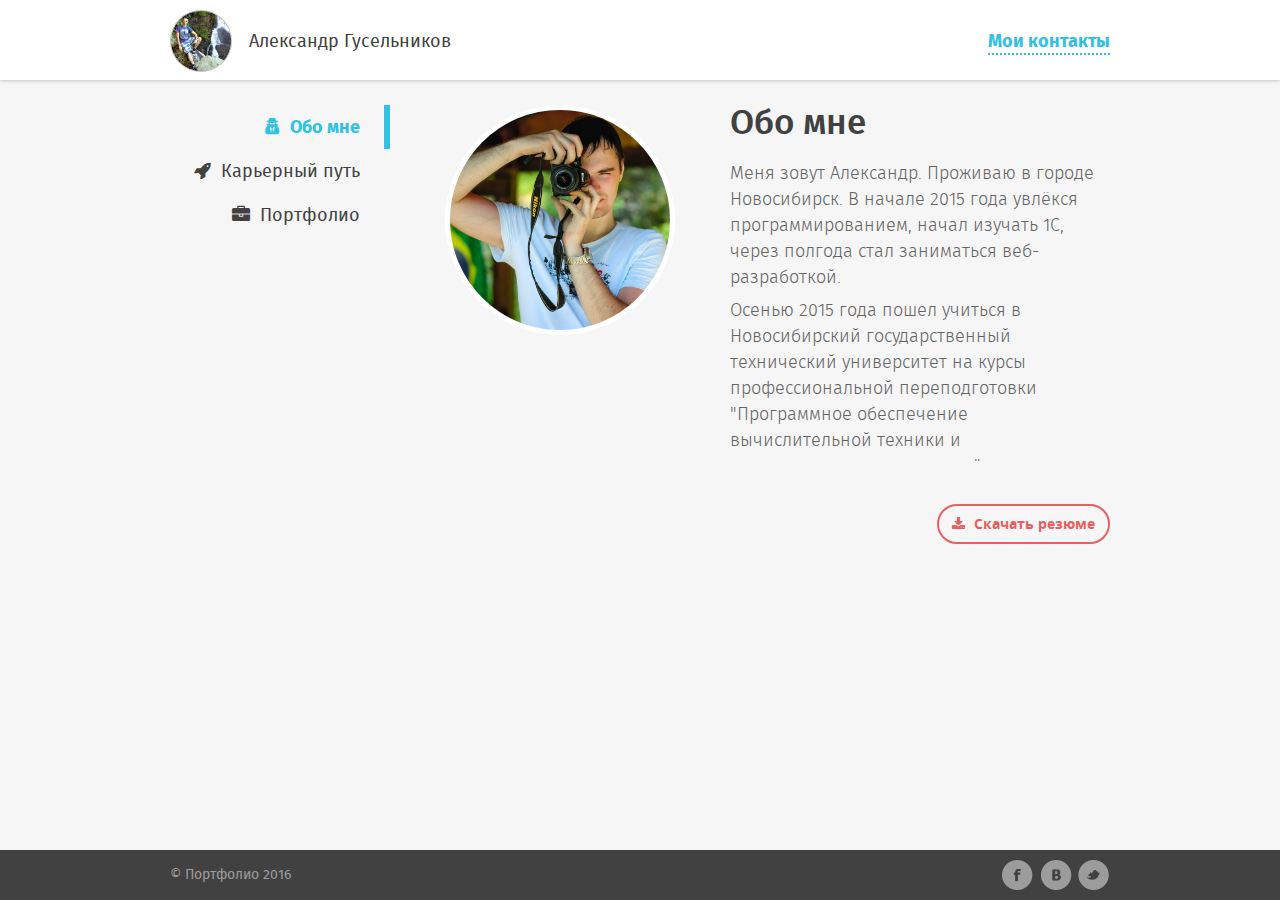
<file: index.html>
<!DOCTYPE html>
<!--[if lt IE 7]>      <html class="lt-ie9 lt-ie8 lt-ie7"> <![endif]-->
<!--[if IE 7]>         <html class="lt-ie9 lt-ie8"> <![endif]-->
<!--[if IE 8]>         <html class="lt-ie9"> <![endif]-->
<!--[if gt IE 8]><!--> <html> <!--<![endif]-->
<head>
	<meta charset="UTF-8">
	<title>Обо мне</title>
	<meta http-equiv="X-UA-Compatible" content="IE=edge, chrome=1">
	<meta name="viewport" content="width=960">

	<link rel="stylesheet" href="css/main.css">	

</head>
<body>

	<div class="wrapper">
		
		<div class="maincontent">
			
			<header class="header">
				<div class="container">
					<div class="header__left">
						<a href="hello.html" class="user">
							<div class="user__ava"></div>
							<div class="user__name">
								Александр Гусельников
							</div>
						</a>
					</div>
					<div class="header__right">						
						<div class="contacts">
							<a href="#" class="contacts__link">
								<div class="contacts__link_text">Мои контакты</div>
								<div class="contacts__link_icon">&#xf095;</div>
							</a>
							<ul class="contacts__dropdown">
								<li class="contacts__item">
									<a href="mailto:guselnikov1988@ngs.ru" class="contacts__item_link">
										<i class="fa fa-envelope fa-fw" aria-hidden="true"></i>guselnikov1988@ngs.ru
									</a>
								</li>
								<li class="contacts__item">
									<a class="contacts__item_link" href="tel:8-923-107-06-74">
										<i class="fa fa-phone fa-fw" aria-hidden="true"></i>8-923-107-06-74
									</a>
								</li>
								<li class="contacts__item">
									<a href="skype:a.guselnikov1988" class="contacts__item_link">
										<i class="fa fa-skype fa-fw" aria-hidden="true"></i>a.guselnikov1988
									</a>
								</li>
							</ul>
							<div class="triangle"></div>
						</div>
					</div>
				</div>	
			</header>

			<div class="content">
				<div class="container">
					
					<aside class="sidebar">						
						<nav class="nav">
							<ul class="nav__list">
								<li class="nav__item nav__item_active">
									<a href="index.html" class="nav__link">
										<i class="fa fa-user-secret" aria-hidden="true"></i>Обо мне
									</a>									
								</li>
								<li class="nav__item">
									<a href="career.html" class="nav__link">
										<i class="fa fa-rocket" aria-hidden="true"></i>Карьерный путь
									</a>									
								</li>
								<li class="nav__item">
									<a href="portfolio.html" class="nav__link">
										<i class="fa fa-briefcase" aria-hidden="true"></i>Портфолио
									</a>
								</li>
							</ul>
						</nav>
					</aside>
					
					<main class="page-content">
						<div class="about">
							<div class="about__left">
								<div class="about__pic">
									<img src="img/about.jpg" alt="" class="about__pic_img">
								</div>
							</div>
							<div class="about__right">
								<h1 class="about__title">
									Обо мне
								</h1>
								<div class="about__desc">
									<p>Меня зовут Александр. Проживаю в городе Новосибирск. В начале 2015 года увлёкся программированием, начал изучать 1С, через полгода стал заниматься веб-разработкой.</p>
									<p>Осенью 2015 года пошел учиться в Новосибирский государственный технический университет на курсы профессиональной переподготовки "Программное обеспечение вычислительной техники и автоматизированных систем".</p>
									<p>C ноября 2015 года и по настоящее время работаю в компании ЗАО "Инфосеть-С", в которой занимаюсь разработкой веб-приложений с использованием Bootstrap, AngularJS и JAVA.</p>
									<p>В июне 2016 года успешно закончил обучение и получил диплом. После чего продолжил усиленно развиваться в разработке клиентской части веб-приложений, для чего изучаю видеокурсы и читаю книги.</p>
									<p>Этот сайт был выполнен с использованием html, css, scss на основе макета в рамках обучающего видеокурса по вёрстке.</p>
								</div>
								<div class="about__btns">
									<a href="#" class="btn">
										<i class="fa fa-download" aria-hidden="true"></i>
										<span class="btn__text">Скачать резюме</span>
									</a>
								</div>
							</div>
						</div>						
					</main>

				</div>
			</div>

		</div>
				
	</div>
	<footer class="footer">
			<div class="container">
				<div class="footer_left">
					<div class="copyright">
						&copy Портфолио 2016
					</div>
				</div>
				<div class="footer_right">
					<ul class="socials">
						<li class="socials__item">
							<a href="" class="socials__link socials__link_fb"></a>
						</li>
						<li class="socials__item">
							<a href="" class="socials__link socials__link_vk"></a>
						</li>
						<li class="socials__item">
							<a href="" class="socials__link socials__link_tw"></a>
						</li>
					</ul>
				</div>
			</div>
	</footer>
	
</body>
</html>
</file>
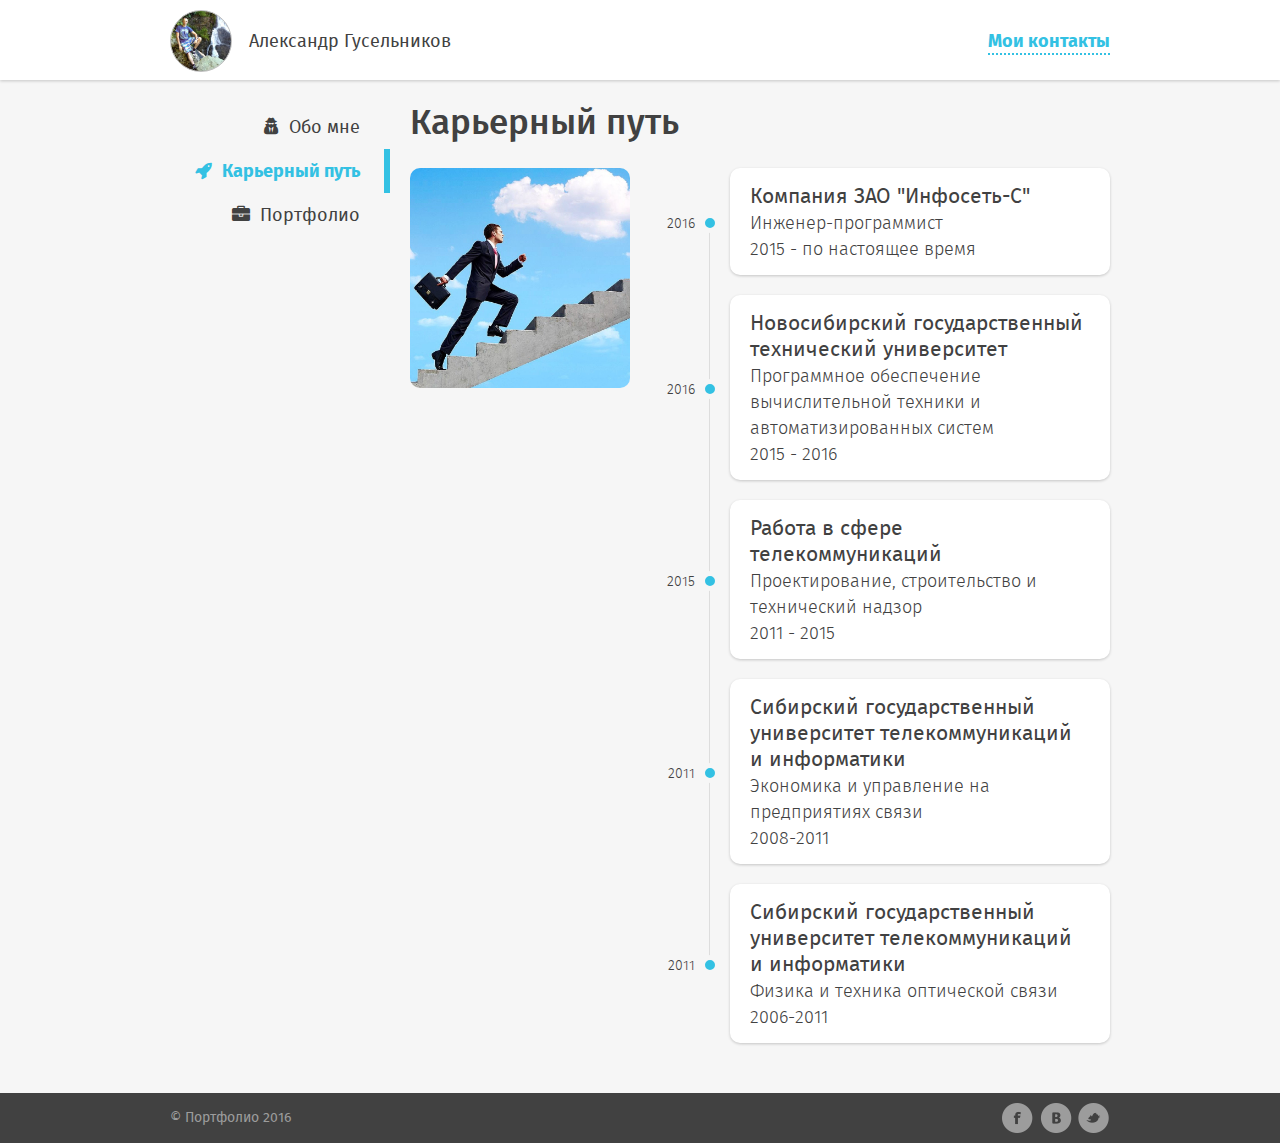
<file: career.html>
<!DOCTYPE html>
<!--[if lt IE 7]>      <html class="lt-ie9 lt-ie8 lt-ie7"> <![endif]-->
<!--[if IE 7]>         <html class="lt-ie9 lt-ie8"> <![endif]-->
<!--[if IE 8]>         <html class="lt-ie9"> <![endif]-->
<!--[if gt IE 8]><!--> <html> <!--<![endif]-->
<head>
	<meta charset="UTF-8">
	<title>Карьерный путь</title>
	<meta http-equiv="X-UA-Compatible" content="IE=edge, chrome=1">
	<meta name="viewport" content="width=960">

	<link rel="stylesheet" href="css/main.css">

</head>
<body>

<div class="wrapper">

	<div class="maincontent">

		<header class="header">
			<div class="container">
				<div class="header__left">
					<a href="hello.html" class="user">
						<div class="user__ava"></div>
						<div class="user__name">
							Александр Гусельников
						</div>
					</a>
				</div>
				<div class="header__right">
					<div class="contacts">
						<a href="#" class="contacts__link">
							<div class="contacts__link_text">Мои контакты</div>
							<div class="contacts__link_icon">&#xf095;</div>
						</a>
						<ul class="contacts__dropdown">
							<li class="contacts__item">
								<a href="mailto:guselnikov1988@ngs.ru" class="contacts__item_link">
									<i class="fa fa-envelope fa-fw" aria-hidden="true"></i>guselnikov1988@ngs.ru
								</a>
							</li>
							<li class="contacts__item">
								<a class="contacts__item_link" href="tel:8-923-107-06-74">
									<i class="fa fa-phone fa-fw" aria-hidden="true"></i>8-923-107-06-74
								</a>
							</li>
							<li class="contacts__item">
								<a href="skype:a.guselnikov1988" class="contacts__item_link">
									<i class="fa fa-skype fa-fw" aria-hidden="true"></i>a.guselnikov1988
								</a>
							</li>
						</ul>
						<div class="triangle"></div>
					</div>
				</div>
			</div>
		</header>

		<div class="content">
			<div class="container">

				<aside class="sidebar">
					<nav class="nav">
						<ul class="nav__list">
							<li class="nav__item">
								<a href="index.html" class="nav__link">
									<i class="fa fa-user-secret" aria-hidden="true"></i>Обо мне
								</a>
							</li>
							<li class="nav__item nav__item_active">
								<a href="career.html" class="nav__link">
									<i class="fa fa-rocket" aria-hidden="true"></i>Карьерный путь
								</a>
							</li>
							<li class="nav__item">
								<a href="portfolio.html" class="nav__link">
									<i class="fa fa-briefcase" aria-hidden="true"></i>Портфолио
								</a>
							</li>
						</ul>
					</nav>
				</aside>

				<main class="page-content">
					<div class="career">
						<h1 class="career__title">
							Карьерный путь
						</h1>
						<div class="career__desc">
							<div class="career__left">
								<div class="career__pic">
									<img src="img/career.jpg" alt="" class="career__pic_img">
								</div>
							</div>
							<div class="career_right">
								<ul class="career__list">
									<li class="career__item">
										<div class="career__block">
											<div class="career__tit">Компания ЗАО "Инфосеть-С"</div>
											<div class="career__occ">Инженер-программист</div>
											<div class="career__date">2015 - по настоящее время</div>
											<div class="career__year">2016</div>
										</div>
									</li>
									<li class="career__item">
										<div class="career__block">
											<div class="career__tit">Новосибирский государственный технический университет</div>
											<div class="career__occ">Программное обеспечение вычислительной техники и автоматизированных систем</div>
											<div class="career__date">2015 - 2016</div>
											<div class="career__year">2016</div>
										</div>
									</li>
									<li class="career__item">
										<div class="career__block">
											<div class="career__tit">Работа в сфере телекоммуникаций</div>
											<div class="career__occ">Проектирование, строительство и технический надзор</div>
											<div class="career__date">2011 - 2015</div>
											<div class="career__year">2015</div>
										</div>
									</li>
									<li class="career__item">
										<div class="career__block">
											<div class="career__tit">Сибирский государственный университет телекоммуникаций и информатики</div>
											<div class="career__occ">Экономика и управление на предприятиях связи</div>
											<div class="career__date">2008-2011</div>
											<div class="career__year">2011</div>
										</div>
									</li>
									<li class="career__item">
										<div class="career__block">
											<div class="career__tit">Сибирский государственный университет телекоммуникаций и информатики</div>
											<div class="career__occ">Физика и техника оптической связи</div>
											<div class="career__date">2006-2011</div>
											<div class="career__year">2011</div>
										</div>
									</li>
								</ul>
							</div>
						</div>
					</div>
				</main>

			</div>
		</div>

	</div>

</div>
<footer class="footer">
	<div class="container">
		<div class="footer_left">
			<div class="copyright">
				&copy Портфолио 2016
			</div>
		</div>
		<div class="footer_right">
			<ul class="socials">
				<li class="socials__item">
					<a href="" class="socials__link socials__link_fb"></a>
				</li>
				<li class="socials__item">
					<a href="" class="socials__link socials__link_vk"></a>
				</li>
				<li class="socials__item">
					<a href="" class="socials__link socials__link_tw"></a>
				</li>
			</ul>
		</div>
	</div>
</footer>

</body>
</html>
</file>
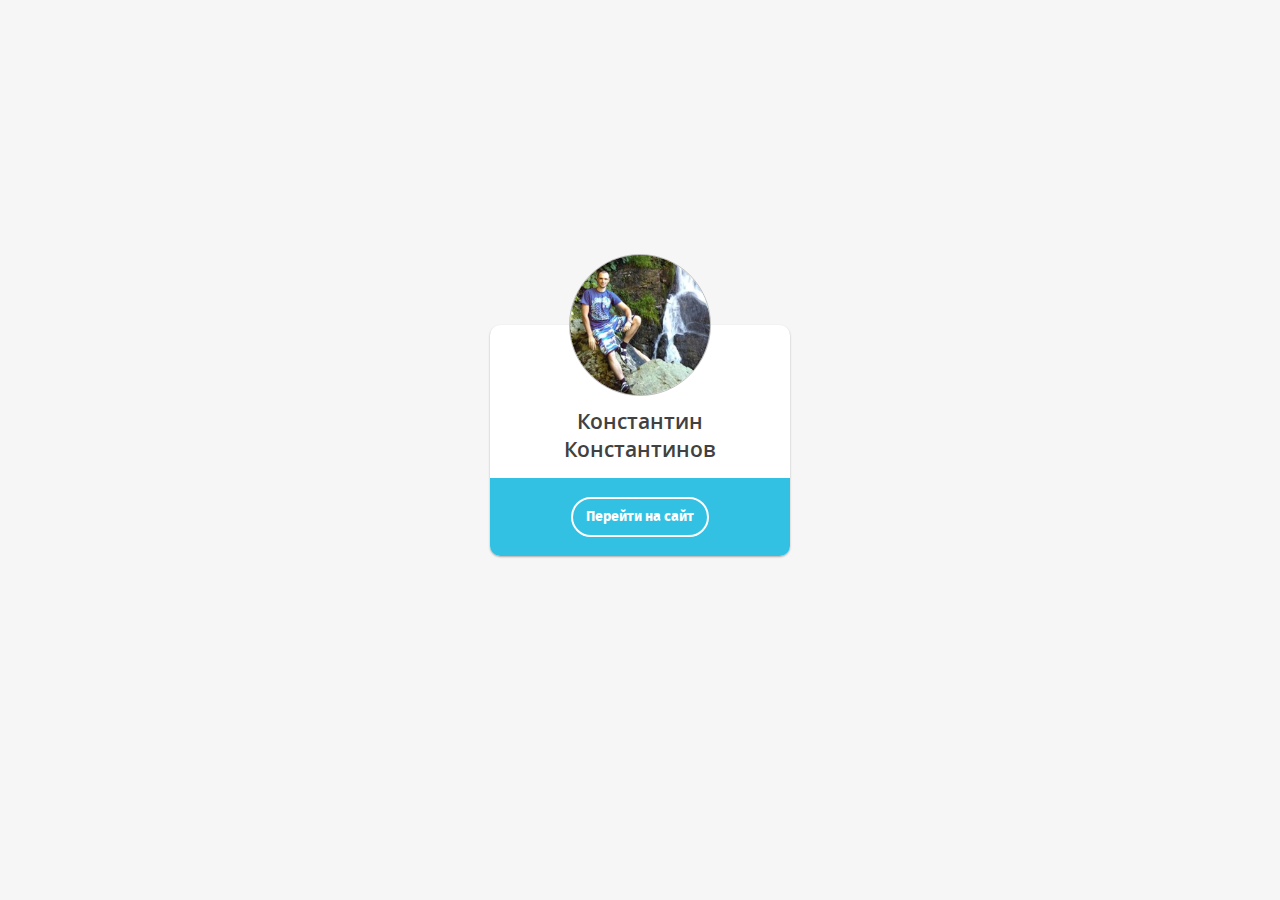
<file: hello.html>
<!DOCTYPE html>
<!--[if lt IE 7]>      <html class="lt-ie9 lt-ie8 lt-ie7"> <![endif]-->
<!--[if IE 7]>         <html class="lt-ie9 lt-ie8"> <![endif]-->
<!--[if IE 8]>         <html class="lt-ie9"> <![endif]-->
<!--[if gt IE 8]><!--> <html> <!--<![endif]-->
<head>
	<meta charset="UTF-8">
	<title>Приветствие</title>
	<meta http-equiv="X-UA-Compatible" content="IE=edge, chrome=1">
	<meta name="viewport" content="width=960">

	<link rel="stylesheet" href="css/main.css">

</head>
<body>

<div class="wrapper__hello">
	<div class="hello">
		<div class="hello__pic">
			<img src="img/ava.png" alt="" class="hello__pic_img">
		</div>
		<div class="hello__content">
			<div class="hello__text">
				Константин Константинов
			</div>
			<div class="hello__btns">
				<a href="index.html" class="hello__btn-site">
					<span class="btn__text">Перейти на сайт</span>
				</a>
			</div>
		</div>
	</div>
</div>

</body>
</html>
</file>
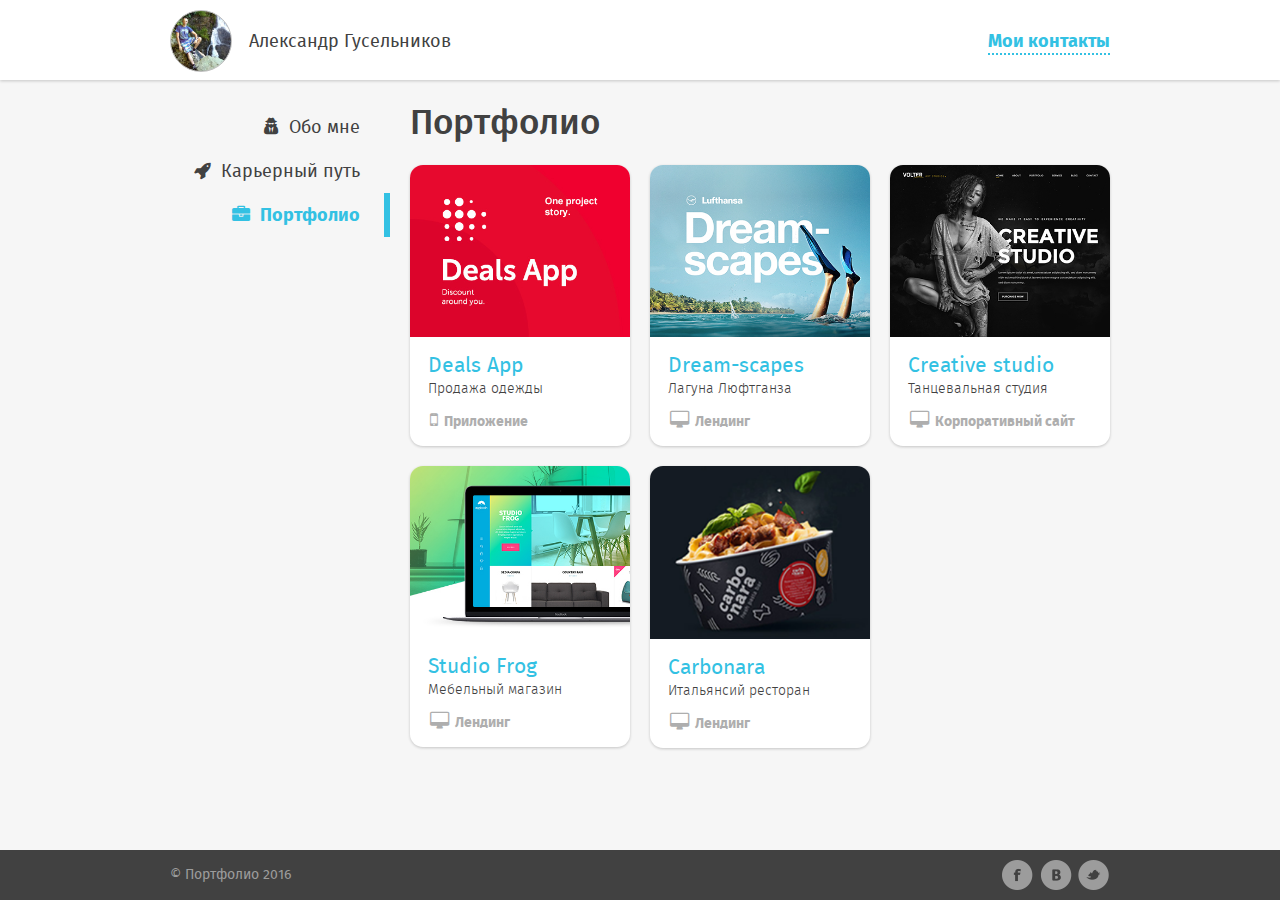
<file: portfolio.html>
<!DOCTYPE html>
<!--[if lt IE 7]>      <html class="lt-ie9 lt-ie8 lt-ie7"> <![endif]-->
<!--[if IE 7]>         <html class="lt-ie9 lt-ie8"> <![endif]-->
<!--[if IE 8]>         <html class="lt-ie9"> <![endif]-->
<!--[if gt IE 8]><!--> <html> <!--<![endif]-->
<head>
	<meta charset="UTF-8">
	<title>Портфолио</title>
	<meta http-equiv="X-UA-Compatible" content="IE=edge, chrome=1">
	<meta name="viewport" content="width=960">

	<link rel="stylesheet" href="css/main.css">

</head>
<body>

<div class="wrapper">

	<div class="maincontent">

		<header class="header">
			<div class="container">
				<div class="header__left">
					<a href="hello.html" class="user">
						<div class="user__ava"></div>
						<div class="user__name">
							Александр Гусельников
						</div>
					</a>
				</div>
				<div class="header__right">
					<div class="contacts">
						<a href="#" class="contacts__link">
							<div class="contacts__link_text">Мои контакты</div>
							<div class="contacts__link_icon">&#xf095;</div>
						</a>
						<ul class="contacts__dropdown">
							<li class="contacts__item">
								<a href="mailto:guselnikov1988@ngs.ru" class="contacts__item_link">
									<i class="fa fa-envelope fa-fw" aria-hidden="true"></i>guselnikov1988@ngs.ru
								</a>
							</li>
							<li class="contacts__item">
								<a class="contacts__item_link" href="tel:8-923-107-06-74">
									<i class="fa fa-phone fa-fw" aria-hidden="true"></i>8-923-107-06-74
								</a>
							</li>
							<li class="contacts__item">
								<a href="skype:a.guselnikov1988" class="contacts__item_link">
									<i class="fa fa-skype fa-fw" aria-hidden="true"></i>a.guselnikov1988
								</a>
							</li>
						</ul>
						<div class="triangle"></div>
					</div>
				</div>
			</div>
		</header>

		<div class="content">
			<div class="container">

				<aside class="sidebar">
					<nav class="nav">
						<ul class="nav__list">
							<li class="nav__item">
								<a href="index.html" class="nav__link">
									<i class="fa fa-user-secret" aria-hidden="true"></i>Обо мне
								</a>
							</li>
							<li class="nav__item">
								<a href="career.html" class="nav__link">
									<i class="fa fa-rocket" aria-hidden="true"></i>Карьерный путь
								</a>
							</li>
							<li class="nav__item nav__item_active">
								<a href="portfolio.html" class="nav__link">
									<i class="fa fa-briefcase" aria-hidden="true"></i>Портфолио
								</a>
							</li>
						</ul>
					</nav>
				</aside>

				<main class="page-content">
					<div class="potfolio">
						<h1 class="portfolio__title">
							Портфолио
						</h1>
						<div class="portfolio__desc">
							<a href="#" class="portfolio__item">
								<div class="portfolio__img">
									<img src="img/portfolio/Deals%20App.png" alt="" class="portfolio__img_pic">
								</div>
								<div class="potfolio__content">
									<div class="portfolio__name">Deals App</div>
									<div class="portfolio__tit">Продажа одежды</div>
									<div class="portfolio__type portfolio__type_mobile">Приложение</div>
								</div>
							</a>
							<a href="#" class="portfolio__item">
								<div class="portfolio__img">
									<img src="img/portfolio/Dream-scapes.png" alt="" class="portfolio__img_pic">
								</div>
								<div class="potfolio__content">
									<div class="portfolio__name">Dream-scapes</div>
									<div class="portfolio__tit">Лагуна Люфтганза</div>
									<div class="portfolio__type portfolio__type_desktop">Лендинг</div>
								</div>
							</a>
							<a href="#" class="portfolio__item">
								<div class="portfolio__img">
									<img src="img/portfolio/Creative%20studio.png" alt="" class="portfolio__img_pic">
								</div>
								<div class="potfolio__content">
									<div class="portfolio__name">Creative studio</div>
									<div class="portfolio__tit">Танцевальная студия</div>
									<div class="portfolio__type portfolio__type_desktop">Корпоративный сайт</div>
								</div>
							</a>
							<a href="#" class="portfolio__item">
								<div class="portfolio__img">
									<img src="img/portfolio/Studio%20Frog.png" alt="" class="portfolio__img_pic">
								</div>
								<div class="potfolio__content">
									<div class="portfolio__name">Studio Frog</div>
									<div class="portfolio__tit">Мебельный магазин</div>
									<div class="portfolio__type portfolio__type_desktop">Лендинг</div>
								</div>
							</a>
							<a href="#" class="portfolio__item">
								<div class="portfolio__img">
									<img src="img/portfolio/Carbonara.png" alt="" class="portfolio__img_pic">
								</div>
								<div class="potfolio__content">
									<div class="portfolio__name">Carbonara</div>
									<div class="portfolio__tit">Итальянсий ресторан</div>
									<div class="portfolio__type portfolio__type_desktop">Лендинг</div>
								</div>
							</a>
						</div>
					</div>
				</main>

			</div>
		</div>

	</div>

</div>
<footer class="footer">
	<div class="container">
		<div class="footer_left">
			<div class="copyright">
				&copy Портфолио 2016
			</div>
		</div>
		<div class="footer_right">
			<ul class="socials">
				<li class="socials__item">
					<a href="" class="socials__link socials__link_fb"></a>
				</li>
				<li class="socials__item">
					<a href="" class="socials__link socials__link_vk"></a>
				</li>
				<li class="socials__item">
					<a href="" class="socials__link socials__link_tw"></a>
				</li>
			</ul>
		</div>
	</div>
</footer>

</body>
</html>
</file>
<file: css/main.css>
@font-face {
  font-family: 'fira_sansbold';
  src: url("../fonts/firasans-bold-webfont.woff") format("woff"), url("../fonts/firasans-bold-webfont.svg#fira_sansbold") format("svg");
  font-weight: normal;
  font-style: normal;
}

@font-face {
  font-family: 'fira_sanslight';
  src: url("../fonts/firasans-light-webfont.woff") format("woff"), url("../fonts/firasans-light-webfont.svg#fira_sanslight") format("svg");
  font-weight: normal;
  font-style: normal;
}

@font-face {
  font-family: 'fira_sansmedium';
  src: url("../fonts/firasans-medium-webfont.woff") format("woff"), url("../fonts/firasans-medium-webfont.svg#fira_sansmedium") format("svg");
  font-weight: normal;
  font-style: normal;
}

@font-face {
  font-family: 'fira_sansregular';
  src: url("../fonts/firasans-regular-webfont.woff") format("woff"), url("../fonts/firasans-regular-webfont.svg#fira_sansregular") format("svg");
  font-weight: normal;
  font-style: normal;
}

@font-face {
  font-family: 'open_sansbold';
  src: url("../fonts/opensans-bold-webfont.woff") format("woff"), url("../fonts/opensans-bold-webfont.svg#open_sansbold") format("svg");
  font-weight: normal;
  font-style: normal;
}

@font-face {
  font-family: 'open_sanssemibold';
  src: url("../fonts/opensans-semibold-webfont.woff") format("woff"), url("../fonts/opensans-semibold-webfont.svg#open_sanssemibold") format("svg");
  font-weight: normal;
  font-style: normal;
}

@font-face {
  font-family: 'FontAwesome';
  src: url("../fonts/fontawesome-webfont.eot?v=4.6.3");
  src: url("../fonts/fontawesome-webfont.eot?#iefix&v=4.6.3") format("embedded-opentype"), url("../fonts/fontawesome-webfont.woff2?v=4.6.3") format("woff2"), url("../fonts/fontawesome-webfont.woff?v=4.6.3") format("woff"), url("../fonts/fontawesome-webfont.ttf?v=4.6.3") format("truetype"), url("../fonts/fontawesome-webfont.svg?v=4.6.3#fontawesomeregular") format("svg");
  font-weight: normal;
  font-style: normal;
}

.header .container:after, .user:after, .header__right:after, .content .container:after, .about:after, .career__desc:after, .footer .container:after {
  content: "";
  display: block;
  clear: both;
}

/*! normalize.css v4.1.1 | MIT License | github.com/necolas/normalize.css */
/**
 * 1. Change the default font family in all browsers (opinionated).
 * 2. Prevent adjustments of font size after orientation changes in IE and iOS.
 */
html {
  font-family: sans-serif;
  /* 1 */
  -ms-text-size-adjust: 100%;
  /* 2 */
  -webkit-text-size-adjust: 100%;
  /* 2 */
}

/**
 * Remove the margin in all browsers (opinionated).
 */
body {
  margin: 0;
}

/* HTML5 display definitions
   ========================================================================== */
/**
 * Add the correct display in IE 9-.
 * 1. Add the correct display in Edge, IE, and Firefox.
 * 2. Add the correct display in IE.
 */
article,
aside,
details,
figcaption,
figure,
footer,
header,
main,
menu,
nav,
section,
summary {
  /* 1 */
  display: block;
}

/**
 * Add the correct display in IE 9-.
 */
audio,
canvas,
progress,
video {
  display: inline-block;
}

/**
 * Add the correct display in iOS 4-7.
 */
audio:not([controls]) {
  display: none;
  height: 0;
}

/**
 * Add the correct vertical alignment in Chrome, Firefox, and Opera.
 */
progress {
  vertical-align: baseline;
}

/**
 * Add the correct display in IE 10-.
 * 1. Add the correct display in IE.
 */
template,
[hidden] {
  display: none;
}

/* Links
   ========================================================================== */
/**
 * 1. Remove the gray background on active links in IE 10.
 * 2. Remove gaps in links underline in iOS 8+ and Safari 8+.
 */
a {
  background-color: transparent;
  /* 1 */
  -webkit-text-decoration-skip: objects;
  /* 2 */
}

/**
 * Remove the outline on focused links when they are also active or hovered
 * in all browsers (opinionated).
 */
a:active,
a:hover {
  outline-width: 0;
}

/* Text-level semantics
   ========================================================================== */
/**
 * 1. Remove the bottom border in Firefox 39-.
 * 2. Add the correct text decoration in Chrome, Edge, IE, Opera, and Safari.
 */
abbr[title] {
  border-bottom: none;
  /* 1 */
  text-decoration: underline;
  /* 2 */
  text-decoration: underline dotted;
  /* 2 */
}

/**
 * Prevent the duplicate application of `bolder` by the next rule in Safari 6.
 */
b,
strong {
  font-weight: inherit;
}

/**
 * Add the correct font weight in Chrome, Edge, and Safari.
 */
b,
strong {
  font-weight: bolder;
}

/**
 * Add the correct font style in Android 4.3-.
 */
dfn {
  font-style: italic;
}

/**
 * Correct the font size and margin on `h1` elements within `section` and
 * `article` contexts in Chrome, Firefox, and Safari.
 */
h1 {
  font-size: 2em;
  margin: 0.67em 0;
}

/**
 * Add the correct background and color in IE 9-.
 */
mark {
  background-color: #ff0;
  color: #000;
}

/**
 * Add the correct font size in all browsers.
 */
small {
  font-size: 80%;
}

/**
 * Prevent `sub` and `sup` elements from affecting the line height in
 * all browsers.
 */
sub,
sup {
  font-size: 75%;
  line-height: 0;
  position: relative;
  vertical-align: baseline;
}

sub {
  bottom: -0.25em;
}

sup {
  top: -0.5em;
}

/* Embedded content
   ========================================================================== */
/**
 * Remove the border on images inside links in IE 10-.
 */
img {
  border-style: none;
}

/**
 * Hide the overflow in IE.
 */
svg:not(:root) {
  overflow: hidden;
}

/* Grouping content
   ========================================================================== */
/**
 * 1. Correct the inheritance and scaling of font size in all browsers.
 * 2. Correct the odd `em` font sizing in all browsers.
 */
code,
kbd,
pre,
samp {
  font-family: monospace, monospace;
  /* 1 */
  font-size: 1em;
  /* 2 */
}

/**
 * Add the correct margin in IE 8.
 */
figure {
  margin: 1em 40px;
}

/**
 * 1. Add the correct box sizing in Firefox.
 * 2. Show the overflow in Edge and IE.
 */
hr {
  box-sizing: content-box;
  /* 1 */
  height: 0;
  /* 1 */
  overflow: visible;
  /* 2 */
}

/* Forms
   ========================================================================== */
/**
 * 1. Change font properties to `inherit` in all browsers (opinionated).
 * 2. Remove the margin in Firefox and Safari.
 */
button,
input,
select,
textarea {
  font: inherit;
  /* 1 */
  margin: 0;
  /* 2 */
}

/**
 * Restore the font weight unset by the previous rule.
 */
optgroup {
  font-weight: bold;
}

/**
 * Show the overflow in IE.
 * 1. Show the overflow in Edge.
 */
button,
input {
  /* 1 */
  overflow: visible;
}

/**
 * Remove the inheritance of text transform in Edge, Firefox, and IE.
 * 1. Remove the inheritance of text transform in Firefox.
 */
button,
select {
  /* 1 */
  text-transform: none;
}

/**
 * 1. Prevent a WebKit bug where (2) destroys native `audio` and `video`
 *    controls in Android 4.
 * 2. Correct the inability to style clickable types in iOS and Safari.
 */
button,
html [type="button"],
[type="reset"],
[type="submit"] {
  -webkit-appearance: button;
  /* 2 */
}

/**
 * Remove the inner border and padding in Firefox.
 */
button::-moz-focus-inner,
[type="button"]::-moz-focus-inner,
[type="reset"]::-moz-focus-inner,
[type="submit"]::-moz-focus-inner {
  border-style: none;
  padding: 0;
}

/**
 * Restore the focus styles unset by the previous rule.
 */
button:-moz-focusring,
[type="button"]:-moz-focusring,
[type="reset"]:-moz-focusring,
[type="submit"]:-moz-focusring {
  outline: 1px dotted ButtonText;
}

/**
 * Change the border, margin, and padding in all browsers (opinionated).
 */
fieldset {
  border: 1px solid #c0c0c0;
  margin: 0 2px;
  padding: 0.35em 0.625em 0.75em;
}

/**
 * 1. Correct the text wrapping in Edge and IE.
 * 2. Correct the color inheritance from `fieldset` elements in IE.
 * 3. Remove the padding so developers are not caught out when they zero out
 *    `fieldset` elements in all browsers.
 */
legend {
  box-sizing: border-box;
  /* 1 */
  color: inherit;
  /* 2 */
  display: table;
  /* 1 */
  max-width: 100%;
  /* 1 */
  padding: 0;
  /* 3 */
  white-space: normal;
  /* 1 */
}

/**
 * Remove the default vertical scrollbar in IE.
 */
textarea {
  overflow: auto;
}

/**
 * 1. Add the correct box sizing in IE 10-.
 * 2. Remove the padding in IE 10-.
 */
[type="checkbox"],
[type="radio"] {
  box-sizing: border-box;
  /* 1 */
  padding: 0;
  /* 2 */
}

/**
 * Correct the cursor style of increment and decrement buttons in Chrome.
 */
[type="number"]::-webkit-inner-spin-button,
[type="number"]::-webkit-outer-spin-button {
  height: auto;
}

/**
 * 1. Correct the odd appearance in Chrome and Safari.
 * 2. Correct the outline style in Safari.
 */
[type="search"] {
  -webkit-appearance: textfield;
  /* 1 */
  outline-offset: -2px;
  /* 2 */
}

/**
 * Remove the inner padding and cancel buttons in Chrome and Safari on OS X.
 */
[type="search"]::-webkit-search-cancel-button,
[type="search"]::-webkit-search-decoration {
  -webkit-appearance: none;
}

/**
 * Correct the text style of placeholders in Chrome, Edge, and Safari.
 */
::-webkit-input-placeholder {
  color: inherit;
  opacity: 0.54;
}

/**
 * 1. Correct the inability to style clickable types in iOS and Safari.
 * 2. Change font properties to `inherit` in Safari.
 */
::-webkit-file-upload-button {
  -webkit-appearance: button;
  /* 1 */
  font: inherit;
  /* 2 */
}

html, body {
  width: 100%;
  height: 100%;
}

body {
  font-family: 'fira_sansregular';
  font-size: 18px;
  line-height: 1.333;
  color: #414141;
  -webkit-font-smoothing: antialiased;
  background: #f6f6f6;
}

.wrapper {
  min-height: 100%;
  overflow: hidden;
  position: relative;
}

.wrapper:after {
  content: "";
  display: block;
  height: 50px;
  overflow: hidden;
}

.maincontent {
  padding-bottom: 50px;
}

@media screen and (max-width: 480px) {
  .maincontent {
    padding-bottom: 30px;
  }
}

.container {
  margin: 0 auto;
  max-width: 940px;
}

@media screen and (max-width: 992px) {
  .container {
    max-width: 730px;
    width: 95.0521%;
  }
}

@media screen and (max-width: 480px) {
  .container {
    min-width: 300px;
    width: 93.75%;
  }
}

.footer {
  min-height: 50px;
  width: 100%;
  margin-top: -50px;
  position: relative;
}

ul {
  padding: 0;
  margin: 0;
}

li {
  list-style-type: none;
}

h1, h2, h3, h4, h5, h6 {
  margin-top: 0;
  font-weight: normal;
}

/*!
 *  Font Awesome 4.6.3 by @davegandy - http://fontawesome.io - @fontawesome
 *  License - http://fontawesome.io/license (Font: SIL OFL 1.1, CSS: MIT License)
 */
/* FONT PATH
 * -------------------------- */
.fa {
  display: inline-block;
  font: normal normal normal 14px/1 FontAwesome;
  font-size: inherit;
  text-rendering: auto;
  -webkit-font-smoothing: antialiased;
  -moz-osx-font-smoothing: grayscale;
}

/* makes the font 33% larger relative to the icon container */
.fa-lg {
  font-size: 1.33333333em;
  line-height: 0.75em;
  vertical-align: -15%;
}

.fa-2x {
  font-size: 2em;
}

.fa-3x {
  font-size: 3em;
}

.fa-4x {
  font-size: 4em;
}

.fa-5x {
  font-size: 5em;
}

.fa-fw {
  width: 1.28571429em;
  text-align: center;
}

.fa-ul {
  padding-left: 0;
  margin-left: 2.14285714em;
  list-style-type: none;
}

.fa-ul > li {
  position: relative;
}

.fa-li {
  position: absolute;
  left: -2.14285714em;
  width: 2.14285714em;
  top: 0.14285714em;
  text-align: center;
}

.fa-li.fa-lg {
  left: -1.85714286em;
}

.fa-border {
  padding: .2em .25em .15em;
  border: solid 0.08em #eee;
  border-radius: .1em;
}

.fa-pull-left {
  float: left;
}

.fa-pull-right {
  float: right;
}

.fa.fa-pull-left {
  margin-right: .3em;
}

.fa.fa-pull-right {
  margin-left: .3em;
}

/* Deprecated as of 4.4.0 */
.pull-right {
  float: right;
}

.pull-left {
  float: left;
}

.fa.pull-left {
  margin-right: .3em;
}

.fa.pull-right {
  margin-left: .3em;
}

.fa-spin {
  -webkit-animation: fa-spin 2s infinite linear;
  animation: fa-spin 2s infinite linear;
}

.fa-pulse {
  -webkit-animation: fa-spin 1s infinite steps(8);
  animation: fa-spin 1s infinite steps(8);
}

@-webkit-keyframes fa-spin {
  0% {
    -webkit-transform: rotate(0deg);
    transform: rotate(0deg);
  }
  100% {
    -webkit-transform: rotate(359deg);
    transform: rotate(359deg);
  }
}

@keyframes fa-spin {
  0% {
    -webkit-transform: rotate(0deg);
    transform: rotate(0deg);
  }
  100% {
    -webkit-transform: rotate(359deg);
    transform: rotate(359deg);
  }
}

.fa-rotate-90 {
  -ms-filter: "progid:DXImageTransform.Microsoft.BasicImage(rotation=1)";
  -webkit-transform: rotate(90deg);
  -ms-transform: rotate(90deg);
  transform: rotate(90deg);
}

.fa-rotate-180 {
  -ms-filter: "progid:DXImageTransform.Microsoft.BasicImage(rotation=2)";
  -webkit-transform: rotate(180deg);
  -ms-transform: rotate(180deg);
  transform: rotate(180deg);
}

.fa-rotate-270 {
  -ms-filter: "progid:DXImageTransform.Microsoft.BasicImage(rotation=3)";
  -webkit-transform: rotate(270deg);
  -ms-transform: rotate(270deg);
  transform: rotate(270deg);
}

.fa-flip-horizontal {
  -ms-filter: "progid:DXImageTransform.Microsoft.BasicImage(rotation=0, mirror=1)";
  -webkit-transform: scale(-1, 1);
  -ms-transform: scale(-1, 1);
  transform: scale(-1, 1);
}

.fa-flip-vertical {
  -ms-filter: "progid:DXImageTransform.Microsoft.BasicImage(rotation=2, mirror=1)";
  -webkit-transform: scale(1, -1);
  -ms-transform: scale(1, -1);
  transform: scale(1, -1);
}

:root .fa-rotate-90,
:root .fa-rotate-180,
:root .fa-rotate-270,
:root .fa-flip-horizontal,
:root .fa-flip-vertical {
  filter: none;
}

.fa-stack {
  position: relative;
  display: inline-block;
  width: 2em;
  height: 2em;
  line-height: 2em;
  vertical-align: middle;
}

.fa-stack-1x,
.fa-stack-2x {
  position: absolute;
  left: 0;
  width: 100%;
  text-align: center;
}

.fa-stack-1x {
  line-height: inherit;
}

.fa-stack-2x {
  font-size: 2em;
}

.fa-inverse {
  color: #fff;
}

/* Font Awesome uses the Unicode Private Use Area (PUA) to ensure screen
   readers do not read off random characters that represent icons */
.fa-glass:before {
  content: "\f000";
}

.fa-music:before {
  content: "\f001";
}

.fa-search:before {
  content: "\f002";
}

.fa-envelope-o:before {
  content: "\f003";
}

.fa-heart:before {
  content: "\f004";
}

.fa-star:before {
  content: "\f005";
}

.fa-star-o:before {
  content: "\f006";
}

.fa-user:before {
  content: "\f007";
}

.fa-film:before {
  content: "\f008";
}

.fa-th-large:before {
  content: "\f009";
}

.fa-th:before {
  content: "\f00a";
}

.fa-th-list:before {
  content: "\f00b";
}

.fa-check:before {
  content: "\f00c";
}

.fa-remove:before,
.fa-close:before,
.fa-times:before {
  content: "\f00d";
}

.fa-search-plus:before {
  content: "\f00e";
}

.fa-search-minus:before {
  content: "\f010";
}

.fa-power-off:before {
  content: "\f011";
}

.fa-signal:before {
  content: "\f012";
}

.fa-gear:before,
.fa-cog:before {
  content: "\f013";
}

.fa-trash-o:before {
  content: "\f014";
}

.fa-home:before {
  content: "\f015";
}

.fa-file-o:before {
  content: "\f016";
}

.fa-clock-o:before {
  content: "\f017";
}

.fa-road:before {
  content: "\f018";
}

.fa-download:before {
  content: "\f019";
}

.fa-arrow-circle-o-down:before {
  content: "\f01a";
}

.fa-arrow-circle-o-up:before {
  content: "\f01b";
}

.fa-inbox:before {
  content: "\f01c";
}

.fa-play-circle-o:before {
  content: "\f01d";
}

.fa-rotate-right:before,
.fa-repeat:before {
  content: "\f01e";
}

.fa-refresh:before {
  content: "\f021";
}

.fa-list-alt:before {
  content: "\f022";
}

.fa-lock:before {
  content: "\f023";
}

.fa-flag:before {
  content: "\f024";
}

.fa-headphones:before {
  content: "\f025";
}

.fa-volume-off:before {
  content: "\f026";
}

.fa-volume-down:before {
  content: "\f027";
}

.fa-volume-up:before {
  content: "\f028";
}

.fa-qrcode:before {
  content: "\f029";
}

.fa-barcode:before {
  content: "\f02a";
}

.fa-tag:before {
  content: "\f02b";
}

.fa-tags:before {
  content: "\f02c";
}

.fa-book:before {
  content: "\f02d";
}

.fa-bookmark:before {
  content: "\f02e";
}

.fa-print:before {
  content: "\f02f";
}

.fa-camera:before {
  content: "\f030";
}

.fa-font:before {
  content: "\f031";
}

.fa-bold:before {
  content: "\f032";
}

.fa-italic:before {
  content: "\f033";
}

.fa-text-height:before {
  content: "\f034";
}

.fa-text-width:before {
  content: "\f035";
}

.fa-align-left:before {
  content: "\f036";
}

.fa-align-center:before {
  content: "\f037";
}

.fa-align-right:before {
  content: "\f038";
}

.fa-align-justify:before {
  content: "\f039";
}

.fa-list:before {
  content: "\f03a";
}

.fa-dedent:before,
.fa-outdent:before {
  content: "\f03b";
}

.fa-indent:before {
  content: "\f03c";
}

.fa-video-camera:before {
  content: "\f03d";
}

.fa-photo:before,
.fa-image:before,
.fa-picture-o:before {
  content: "\f03e";
}

.fa-pencil:before {
  content: "\f040";
}

.fa-map-marker:before {
  content: "\f041";
}

.fa-adjust:before {
  content: "\f042";
}

.fa-tint:before {
  content: "\f043";
}

.fa-edit:before,
.fa-pencil-square-o:before {
  content: "\f044";
}

.fa-share-square-o:before {
  content: "\f045";
}

.fa-check-square-o:before {
  content: "\f046";
}

.fa-arrows:before {
  content: "\f047";
}

.fa-step-backward:before {
  content: "\f048";
}

.fa-fast-backward:before {
  content: "\f049";
}

.fa-backward:before {
  content: "\f04a";
}

.fa-play:before {
  content: "\f04b";
}

.fa-pause:before {
  content: "\f04c";
}

.fa-stop:before {
  content: "\f04d";
}

.fa-forward:before {
  content: "\f04e";
}

.fa-fast-forward:before {
  content: "\f050";
}

.fa-step-forward:before {
  content: "\f051";
}

.fa-eject:before {
  content: "\f052";
}

.fa-chevron-left:before {
  content: "\f053";
}

.fa-chevron-right:before {
  content: "\f054";
}

.fa-plus-circle:before {
  content: "\f055";
}

.fa-minus-circle:before {
  content: "\f056";
}

.fa-times-circle:before {
  content: "\f057";
}

.fa-check-circle:before {
  content: "\f058";
}

.fa-question-circle:before {
  content: "\f059";
}

.fa-info-circle:before {
  content: "\f05a";
}

.fa-crosshairs:before {
  content: "\f05b";
}

.fa-times-circle-o:before {
  content: "\f05c";
}

.fa-check-circle-o:before {
  content: "\f05d";
}

.fa-ban:before {
  content: "\f05e";
}

.fa-arrow-left:before {
  content: "\f060";
}

.fa-arrow-right:before {
  content: "\f061";
}

.fa-arrow-up:before {
  content: "\f062";
}

.fa-arrow-down:before {
  content: "\f063";
}

.fa-mail-forward:before,
.fa-share:before {
  content: "\f064";
}

.fa-expand:before {
  content: "\f065";
}

.fa-compress:before {
  content: "\f066";
}

.fa-plus:before {
  content: "\f067";
}

.fa-minus:before {
  content: "\f068";
}

.fa-asterisk:before {
  content: "\f069";
}

.fa-exclamation-circle:before {
  content: "\f06a";
}

.fa-gift:before {
  content: "\f06b";
}

.fa-leaf:before {
  content: "\f06c";
}

.fa-fire:before {
  content: "\f06d";
}

.fa-eye:before {
  content: "\f06e";
}

.fa-eye-slash:before {
  content: "\f070";
}

.fa-warning:before,
.fa-exclamation-triangle:before {
  content: "\f071";
}

.fa-plane:before {
  content: "\f072";
}

.fa-calendar:before {
  content: "\f073";
}

.fa-random:before {
  content: "\f074";
}

.fa-comment:before {
  content: "\f075";
}

.fa-magnet:before {
  content: "\f076";
}

.fa-chevron-up:before {
  content: "\f077";
}

.fa-chevron-down:before {
  content: "\f078";
}

.fa-retweet:before {
  content: "\f079";
}

.fa-shopping-cart:before {
  content: "\f07a";
}

.fa-folder:before {
  content: "\f07b";
}

.fa-folder-open:before {
  content: "\f07c";
}

.fa-arrows-v:before {
  content: "\f07d";
}

.fa-arrows-h:before {
  content: "\f07e";
}

.fa-bar-chart-o:before,
.fa-bar-chart:before {
  content: "\f080";
}

.fa-twitter-square:before {
  content: "\f081";
}

.fa-facebook-square:before {
  content: "\f082";
}

.fa-camera-retro:before {
  content: "\f083";
}

.fa-key:before {
  content: "\f084";
}

.fa-gears:before,
.fa-cogs:before {
  content: "\f085";
}

.fa-comments:before {
  content: "\f086";
}

.fa-thumbs-o-up:before {
  content: "\f087";
}

.fa-thumbs-o-down:before {
  content: "\f088";
}

.fa-star-half:before {
  content: "\f089";
}

.fa-heart-o:before {
  content: "\f08a";
}

.fa-sign-out:before {
  content: "\f08b";
}

.fa-linkedin-square:before {
  content: "\f08c";
}

.fa-thumb-tack:before {
  content: "\f08d";
}

.fa-external-link:before {
  content: "\f08e";
}

.fa-sign-in:before {
  content: "\f090";
}

.fa-trophy:before {
  content: "\f091";
}

.fa-github-square:before {
  content: "\f092";
}

.fa-upload:before {
  content: "\f093";
}

.fa-lemon-o:before {
  content: "\f094";
}

.fa-phone:before {
  content: "\f095";
}

.fa-square-o:before {
  content: "\f096";
}

.fa-bookmark-o:before {
  content: "\f097";
}

.fa-phone-square:before {
  content: "\f098";
}

.fa-twitter:before {
  content: "\f099";
}

.fa-facebook-f:before,
.fa-facebook:before {
  content: "\f09a";
}

.fa-github:before {
  content: "\f09b";
}

.fa-unlock:before {
  content: "\f09c";
}

.fa-credit-card:before {
  content: "\f09d";
}

.fa-feed:before,
.fa-rss:before {
  content: "\f09e";
}

.fa-hdd-o:before {
  content: "\f0a0";
}

.fa-bullhorn:before {
  content: "\f0a1";
}

.fa-bell:before {
  content: "\f0f3";
}

.fa-certificate:before {
  content: "\f0a3";
}

.fa-hand-o-right:before {
  content: "\f0a4";
}

.fa-hand-o-left:before {
  content: "\f0a5";
}

.fa-hand-o-up:before {
  content: "\f0a6";
}

.fa-hand-o-down:before {
  content: "\f0a7";
}

.fa-arrow-circle-left:before {
  content: "\f0a8";
}

.fa-arrow-circle-right:before {
  content: "\f0a9";
}

.fa-arrow-circle-up:before {
  content: "\f0aa";
}

.fa-arrow-circle-down:before {
  content: "\f0ab";
}

.fa-globe:before {
  content: "\f0ac";
}

.fa-wrench:before {
  content: "\f0ad";
}

.fa-tasks:before {
  content: "\f0ae";
}

.fa-filter:before {
  content: "\f0b0";
}

.fa-briefcase:before {
  content: "\f0b1";
}

.fa-arrows-alt:before {
  content: "\f0b2";
}

.fa-group:before,
.fa-users:before {
  content: "\f0c0";
}

.fa-chain:before,
.fa-link:before {
  content: "\f0c1";
}

.fa-cloud:before {
  content: "\f0c2";
}

.fa-flask:before {
  content: "\f0c3";
}

.fa-cut:before,
.fa-scissors:before {
  content: "\f0c4";
}

.fa-copy:before,
.fa-files-o:before {
  content: "\f0c5";
}

.fa-paperclip:before {
  content: "\f0c6";
}

.fa-save:before,
.fa-floppy-o:before {
  content: "\f0c7";
}

.fa-square:before {
  content: "\f0c8";
}

.fa-navicon:before,
.fa-reorder:before,
.fa-bars:before {
  content: "\f0c9";
}

.fa-list-ul:before {
  content: "\f0ca";
}

.fa-list-ol:before {
  content: "\f0cb";
}

.fa-strikethrough:before {
  content: "\f0cc";
}

.fa-underline:before {
  content: "\f0cd";
}

.fa-table:before {
  content: "\f0ce";
}

.fa-magic:before {
  content: "\f0d0";
}

.fa-truck:before {
  content: "\f0d1";
}

.fa-pinterest:before {
  content: "\f0d2";
}

.fa-pinterest-square:before {
  content: "\f0d3";
}

.fa-google-plus-square:before {
  content: "\f0d4";
}

.fa-google-plus:before {
  content: "\f0d5";
}

.fa-money:before {
  content: "\f0d6";
}

.fa-caret-down:before {
  content: "\f0d7";
}

.fa-caret-up:before {
  content: "\f0d8";
}

.fa-caret-left:before {
  content: "\f0d9";
}

.fa-caret-right:before {
  content: "\f0da";
}

.fa-columns:before {
  content: "\f0db";
}

.fa-unsorted:before,
.fa-sort:before {
  content: "\f0dc";
}

.fa-sort-down:before,
.fa-sort-desc:before {
  content: "\f0dd";
}

.fa-sort-up:before,
.fa-sort-asc:before {
  content: "\f0de";
}

.fa-envelope:before {
  content: "\f0e0";
}

.fa-linkedin:before {
  content: "\f0e1";
}

.fa-rotate-left:before,
.fa-undo:before {
  content: "\f0e2";
}

.fa-legal:before,
.fa-gavel:before {
  content: "\f0e3";
}

.fa-dashboard:before,
.fa-tachometer:before {
  content: "\f0e4";
}

.fa-comment-o:before {
  content: "\f0e5";
}

.fa-comments-o:before {
  content: "\f0e6";
}

.fa-flash:before,
.fa-bolt:before {
  content: "\f0e7";
}

.fa-sitemap:before {
  content: "\f0e8";
}

.fa-umbrella:before {
  content: "\f0e9";
}

.fa-paste:before,
.fa-clipboard:before {
  content: "\f0ea";
}

.fa-lightbulb-o:before {
  content: "\f0eb";
}

.fa-exchange:before {
  content: "\f0ec";
}

.fa-cloud-download:before {
  content: "\f0ed";
}

.fa-cloud-upload:before {
  content: "\f0ee";
}

.fa-user-md:before {
  content: "\f0f0";
}

.fa-stethoscope:before {
  content: "\f0f1";
}

.fa-suitcase:before {
  content: "\f0f2";
}

.fa-bell-o:before {
  content: "\f0a2";
}

.fa-coffee:before {
  content: "\f0f4";
}

.fa-cutlery:before {
  content: "\f0f5";
}

.fa-file-text-o:before {
  content: "\f0f6";
}

.fa-building-o:before {
  content: "\f0f7";
}

.fa-hospital-o:before {
  content: "\f0f8";
}

.fa-ambulance:before {
  content: "\f0f9";
}

.fa-medkit:before {
  content: "\f0fa";
}

.fa-fighter-jet:before {
  content: "\f0fb";
}

.fa-beer:before {
  content: "\f0fc";
}

.fa-h-square:before {
  content: "\f0fd";
}

.fa-plus-square:before {
  content: "\f0fe";
}

.fa-angle-double-left:before {
  content: "\f100";
}

.fa-angle-double-right:before {
  content: "\f101";
}

.fa-angle-double-up:before {
  content: "\f102";
}

.fa-angle-double-down:before {
  content: "\f103";
}

.fa-angle-left:before {
  content: "\f104";
}

.fa-angle-right:before {
  content: "\f105";
}

.fa-angle-up:before {
  content: "\f106";
}

.fa-angle-down:before {
  content: "\f107";
}

.fa-desktop:before {
  content: "\f108";
}

.fa-laptop:before {
  content: "\f109";
}

.fa-tablet:before {
  content: "\f10a";
}

.fa-mobile-phone:before,
.fa-mobile:before {
  content: "\f10b";
}

.fa-circle-o:before {
  content: "\f10c";
}

.fa-quote-left:before {
  content: "\f10d";
}

.fa-quote-right:before {
  content: "\f10e";
}

.fa-spinner:before {
  content: "\f110";
}

.fa-circle:before {
  content: "\f111";
}

.fa-mail-reply:before,
.fa-reply:before {
  content: "\f112";
}

.fa-github-alt:before {
  content: "\f113";
}

.fa-folder-o:before {
  content: "\f114";
}

.fa-folder-open-o:before {
  content: "\f115";
}

.fa-smile-o:before {
  content: "\f118";
}

.fa-frown-o:before {
  content: "\f119";
}

.fa-meh-o:before {
  content: "\f11a";
}

.fa-gamepad:before {
  content: "\f11b";
}

.fa-keyboard-o:before {
  content: "\f11c";
}

.fa-flag-o:before {
  content: "\f11d";
}

.fa-flag-checkered:before {
  content: "\f11e";
}

.fa-terminal:before {
  content: "\f120";
}

.fa-code:before {
  content: "\f121";
}

.fa-mail-reply-all:before,
.fa-reply-all:before {
  content: "\f122";
}

.fa-star-half-empty:before,
.fa-star-half-full:before,
.fa-star-half-o:before {
  content: "\f123";
}

.fa-location-arrow:before {
  content: "\f124";
}

.fa-crop:before {
  content: "\f125";
}

.fa-code-fork:before {
  content: "\f126";
}

.fa-unlink:before,
.fa-chain-broken:before {
  content: "\f127";
}

.fa-question:before {
  content: "\f128";
}

.fa-info:before {
  content: "\f129";
}

.fa-exclamation:before {
  content: "\f12a";
}

.fa-superscript:before {
  content: "\f12b";
}

.fa-subscript:before {
  content: "\f12c";
}

.fa-eraser:before {
  content: "\f12d";
}

.fa-puzzle-piece:before {
  content: "\f12e";
}

.fa-microphone:before {
  content: "\f130";
}

.fa-microphone-slash:before {
  content: "\f131";
}

.fa-shield:before {
  content: "\f132";
}

.fa-calendar-o:before {
  content: "\f133";
}

.fa-fire-extinguisher:before {
  content: "\f134";
}

.fa-rocket:before {
  content: "\f135";
}

.fa-maxcdn:before {
  content: "\f136";
}

.fa-chevron-circle-left:before {
  content: "\f137";
}

.fa-chevron-circle-right:before {
  content: "\f138";
}

.fa-chevron-circle-up:before {
  content: "\f139";
}

.fa-chevron-circle-down:before {
  content: "\f13a";
}

.fa-html5:before {
  content: "\f13b";
}

.fa-css3:before {
  content: "\f13c";
}

.fa-anchor:before {
  content: "\f13d";
}

.fa-unlock-alt:before {
  content: "\f13e";
}

.fa-bullseye:before {
  content: "\f140";
}

.fa-ellipsis-h:before {
  content: "\f141";
}

.fa-ellipsis-v:before {
  content: "\f142";
}

.fa-rss-square:before {
  content: "\f143";
}

.fa-play-circle:before {
  content: "\f144";
}

.fa-ticket:before {
  content: "\f145";
}

.fa-minus-square:before {
  content: "\f146";
}

.fa-minus-square-o:before {
  content: "\f147";
}

.fa-level-up:before {
  content: "\f148";
}

.fa-level-down:before {
  content: "\f149";
}

.fa-check-square:before {
  content: "\f14a";
}

.fa-pencil-square:before {
  content: "\f14b";
}

.fa-external-link-square:before {
  content: "\f14c";
}

.fa-share-square:before {
  content: "\f14d";
}

.fa-compass:before {
  content: "\f14e";
}

.fa-toggle-down:before,
.fa-caret-square-o-down:before {
  content: "\f150";
}

.fa-toggle-up:before,
.fa-caret-square-o-up:before {
  content: "\f151";
}

.fa-toggle-right:before,
.fa-caret-square-o-right:before {
  content: "\f152";
}

.fa-euro:before,
.fa-eur:before {
  content: "\f153";
}

.fa-gbp:before {
  content: "\f154";
}

.fa-dollar:before,
.fa-usd:before {
  content: "\f155";
}

.fa-rupee:before,
.fa-inr:before {
  content: "\f156";
}

.fa-cny:before,
.fa-rmb:before,
.fa-yen:before,
.fa-jpy:before {
  content: "\f157";
}

.fa-ruble:before,
.fa-rouble:before,
.fa-rub:before {
  content: "\f158";
}

.fa-won:before,
.fa-krw:before {
  content: "\f159";
}

.fa-bitcoin:before,
.fa-btc:before {
  content: "\f15a";
}

.fa-file:before {
  content: "\f15b";
}

.fa-file-text:before {
  content: "\f15c";
}

.fa-sort-alpha-asc:before {
  content: "\f15d";
}

.fa-sort-alpha-desc:before {
  content: "\f15e";
}

.fa-sort-amount-asc:before {
  content: "\f160";
}

.fa-sort-amount-desc:before {
  content: "\f161";
}

.fa-sort-numeric-asc:before {
  content: "\f162";
}

.fa-sort-numeric-desc:before {
  content: "\f163";
}

.fa-thumbs-up:before {
  content: "\f164";
}

.fa-thumbs-down:before {
  content: "\f165";
}

.fa-youtube-square:before {
  content: "\f166";
}

.fa-youtube:before {
  content: "\f167";
}

.fa-xing:before {
  content: "\f168";
}

.fa-xing-square:before {
  content: "\f169";
}

.fa-youtube-play:before {
  content: "\f16a";
}

.fa-dropbox:before {
  content: "\f16b";
}

.fa-stack-overflow:before {
  content: "\f16c";
}

.fa-instagram:before {
  content: "\f16d";
}

.fa-flickr:before {
  content: "\f16e";
}

.fa-adn:before {
  content: "\f170";
}

.fa-bitbucket:before {
  content: "\f171";
}

.fa-bitbucket-square:before {
  content: "\f172";
}

.fa-tumblr:before {
  content: "\f173";
}

.fa-tumblr-square:before {
  content: "\f174";
}

.fa-long-arrow-down:before {
  content: "\f175";
}

.fa-long-arrow-up:before {
  content: "\f176";
}

.fa-long-arrow-left:before {
  content: "\f177";
}

.fa-long-arrow-right:before {
  content: "\f178";
}

.fa-apple:before {
  content: "\f179";
}

.fa-windows:before {
  content: "\f17a";
}

.fa-android:before {
  content: "\f17b";
}

.fa-linux:before {
  content: "\f17c";
}

.fa-dribbble:before {
  content: "\f17d";
}

.fa-skype:before {
  content: "\f17e";
}

.fa-foursquare:before {
  content: "\f180";
}

.fa-trello:before {
  content: "\f181";
}

.fa-female:before {
  content: "\f182";
}

.fa-male:before {
  content: "\f183";
}

.fa-gittip:before,
.fa-gratipay:before {
  content: "\f184";
}

.fa-sun-o:before {
  content: "\f185";
}

.fa-moon-o:before {
  content: "\f186";
}

.fa-archive:before {
  content: "\f187";
}

.fa-bug:before {
  content: "\f188";
}

.fa-vk:before {
  content: "\f189";
}

.fa-weibo:before {
  content: "\f18a";
}

.fa-renren:before {
  content: "\f18b";
}

.fa-pagelines:before {
  content: "\f18c";
}

.fa-stack-exchange:before {
  content: "\f18d";
}

.fa-arrow-circle-o-right:before {
  content: "\f18e";
}

.fa-arrow-circle-o-left:before {
  content: "\f190";
}

.fa-toggle-left:before,
.fa-caret-square-o-left:before {
  content: "\f191";
}

.fa-dot-circle-o:before {
  content: "\f192";
}

.fa-wheelchair:before {
  content: "\f193";
}

.fa-vimeo-square:before {
  content: "\f194";
}

.fa-turkish-lira:before,
.fa-try:before {
  content: "\f195";
}

.fa-plus-square-o:before {
  content: "\f196";
}

.fa-space-shuttle:before {
  content: "\f197";
}

.fa-slack:before {
  content: "\f198";
}

.fa-envelope-square:before {
  content: "\f199";
}

.fa-wordpress:before {
  content: "\f19a";
}

.fa-openid:before {
  content: "\f19b";
}

.fa-institution:before,
.fa-bank:before,
.fa-university:before {
  content: "\f19c";
}

.fa-mortar-board:before,
.fa-graduation-cap:before {
  content: "\f19d";
}

.fa-yahoo:before {
  content: "\f19e";
}

.fa-google:before {
  content: "\f1a0";
}

.fa-reddit:before {
  content: "\f1a1";
}

.fa-reddit-square:before {
  content: "\f1a2";
}

.fa-stumbleupon-circle:before {
  content: "\f1a3";
}

.fa-stumbleupon:before {
  content: "\f1a4";
}

.fa-delicious:before {
  content: "\f1a5";
}

.fa-digg:before {
  content: "\f1a6";
}

.fa-pied-piper-pp:before {
  content: "\f1a7";
}

.fa-pied-piper-alt:before {
  content: "\f1a8";
}

.fa-drupal:before {
  content: "\f1a9";
}

.fa-joomla:before {
  content: "\f1aa";
}

.fa-language:before {
  content: "\f1ab";
}

.fa-fax:before {
  content: "\f1ac";
}

.fa-building:before {
  content: "\f1ad";
}

.fa-child:before {
  content: "\f1ae";
}

.fa-paw:before {
  content: "\f1b0";
}

.fa-spoon:before {
  content: "\f1b1";
}

.fa-cube:before {
  content: "\f1b2";
}

.fa-cubes:before {
  content: "\f1b3";
}

.fa-behance:before {
  content: "\f1b4";
}

.fa-behance-square:before {
  content: "\f1b5";
}

.fa-steam:before {
  content: "\f1b6";
}

.fa-steam-square:before {
  content: "\f1b7";
}

.fa-recycle:before {
  content: "\f1b8";
}

.fa-automobile:before,
.fa-car:before {
  content: "\f1b9";
}

.fa-cab:before,
.fa-taxi:before {
  content: "\f1ba";
}

.fa-tree:before {
  content: "\f1bb";
}

.fa-spotify:before {
  content: "\f1bc";
}

.fa-deviantart:before {
  content: "\f1bd";
}

.fa-soundcloud:before {
  content: "\f1be";
}

.fa-database:before {
  content: "\f1c0";
}

.fa-file-pdf-o:before {
  content: "\f1c1";
}

.fa-file-word-o:before {
  content: "\f1c2";
}

.fa-file-excel-o:before {
  content: "\f1c3";
}

.fa-file-powerpoint-o:before {
  content: "\f1c4";
}

.fa-file-photo-o:before,
.fa-file-picture-o:before,
.fa-file-image-o:before {
  content: "\f1c5";
}

.fa-file-zip-o:before,
.fa-file-archive-o:before {
  content: "\f1c6";
}

.fa-file-sound-o:before,
.fa-file-audio-o:before {
  content: "\f1c7";
}

.fa-file-movie-o:before,
.fa-file-video-o:before {
  content: "\f1c8";
}

.fa-file-code-o:before {
  content: "\f1c9";
}

.fa-vine:before {
  content: "\f1ca";
}

.fa-codepen:before {
  content: "\f1cb";
}

.fa-jsfiddle:before {
  content: "\f1cc";
}

.fa-life-bouy:before,
.fa-life-buoy:before,
.fa-life-saver:before,
.fa-support:before,
.fa-life-ring:before {
  content: "\f1cd";
}

.fa-circle-o-notch:before {
  content: "\f1ce";
}

.fa-ra:before,
.fa-resistance:before,
.fa-rebel:before {
  content: "\f1d0";
}

.fa-ge:before,
.fa-empire:before {
  content: "\f1d1";
}

.fa-git-square:before {
  content: "\f1d2";
}

.fa-git:before {
  content: "\f1d3";
}

.fa-y-combinator-square:before,
.fa-yc-square:before,
.fa-hacker-news:before {
  content: "\f1d4";
}

.fa-tencent-weibo:before {
  content: "\f1d5";
}

.fa-qq:before {
  content: "\f1d6";
}

.fa-wechat:before,
.fa-weixin:before {
  content: "\f1d7";
}

.fa-send:before,
.fa-paper-plane:before {
  content: "\f1d8";
}

.fa-send-o:before,
.fa-paper-plane-o:before {
  content: "\f1d9";
}

.fa-history:before {
  content: "\f1da";
}

.fa-circle-thin:before {
  content: "\f1db";
}

.fa-header:before {
  content: "\f1dc";
}

.fa-paragraph:before {
  content: "\f1dd";
}

.fa-sliders:before {
  content: "\f1de";
}

.fa-share-alt:before {
  content: "\f1e0";
}

.fa-share-alt-square:before {
  content: "\f1e1";
}

.fa-bomb:before {
  content: "\f1e2";
}

.fa-soccer-ball-o:before,
.fa-futbol-o:before {
  content: "\f1e3";
}

.fa-tty:before {
  content: "\f1e4";
}

.fa-binoculars:before {
  content: "\f1e5";
}

.fa-plug:before {
  content: "\f1e6";
}

.fa-slideshare:before {
  content: "\f1e7";
}

.fa-twitch:before {
  content: "\f1e8";
}

.fa-yelp:before {
  content: "\f1e9";
}

.fa-newspaper-o:before {
  content: "\f1ea";
}

.fa-wifi:before {
  content: "\f1eb";
}

.fa-calculator:before {
  content: "\f1ec";
}

.fa-paypal:before {
  content: "\f1ed";
}

.fa-google-wallet:before {
  content: "\f1ee";
}

.fa-cc-visa:before {
  content: "\f1f0";
}

.fa-cc-mastercard:before {
  content: "\f1f1";
}

.fa-cc-discover:before {
  content: "\f1f2";
}

.fa-cc-amex:before {
  content: "\f1f3";
}

.fa-cc-paypal:before {
  content: "\f1f4";
}

.fa-cc-stripe:before {
  content: "\f1f5";
}

.fa-bell-slash:before {
  content: "\f1f6";
}

.fa-bell-slash-o:before {
  content: "\f1f7";
}

.fa-trash:before {
  content: "\f1f8";
}

.fa-copyright:before {
  content: "\f1f9";
}

.fa-at:before {
  content: "\f1fa";
}

.fa-eyedropper:before {
  content: "\f1fb";
}

.fa-paint-brush:before {
  content: "\f1fc";
}

.fa-birthday-cake:before {
  content: "\f1fd";
}

.fa-area-chart:before {
  content: "\f1fe";
}

.fa-pie-chart:before {
  content: "\f200";
}

.fa-line-chart:before {
  content: "\f201";
}

.fa-lastfm:before {
  content: "\f202";
}

.fa-lastfm-square:before {
  content: "\f203";
}

.fa-toggle-off:before {
  content: "\f204";
}

.fa-toggle-on:before {
  content: "\f205";
}

.fa-bicycle:before {
  content: "\f206";
}

.fa-bus:before {
  content: "\f207";
}

.fa-ioxhost:before {
  content: "\f208";
}

.fa-angellist:before {
  content: "\f209";
}

.fa-cc:before {
  content: "\f20a";
}

.fa-shekel:before,
.fa-sheqel:before,
.fa-ils:before {
  content: "\f20b";
}

.fa-meanpath:before {
  content: "\f20c";
}

.fa-buysellads:before {
  content: "\f20d";
}

.fa-connectdevelop:before {
  content: "\f20e";
}

.fa-dashcube:before {
  content: "\f210";
}

.fa-forumbee:before {
  content: "\f211";
}

.fa-leanpub:before {
  content: "\f212";
}

.fa-sellsy:before {
  content: "\f213";
}

.fa-shirtsinbulk:before {
  content: "\f214";
}

.fa-simplybuilt:before {
  content: "\f215";
}

.fa-skyatlas:before {
  content: "\f216";
}

.fa-cart-plus:before {
  content: "\f217";
}

.fa-cart-arrow-down:before {
  content: "\f218";
}

.fa-diamond:before {
  content: "\f219";
}

.fa-ship:before {
  content: "\f21a";
}

.fa-user-secret:before {
  content: "\f21b";
}

.fa-motorcycle:before {
  content: "\f21c";
}

.fa-street-view:before {
  content: "\f21d";
}

.fa-heartbeat:before {
  content: "\f21e";
}

.fa-venus:before {
  content: "\f221";
}

.fa-mars:before {
  content: "\f222";
}

.fa-mercury:before {
  content: "\f223";
}

.fa-intersex:before,
.fa-transgender:before {
  content: "\f224";
}

.fa-transgender-alt:before {
  content: "\f225";
}

.fa-venus-double:before {
  content: "\f226";
}

.fa-mars-double:before {
  content: "\f227";
}

.fa-venus-mars:before {
  content: "\f228";
}

.fa-mars-stroke:before {
  content: "\f229";
}

.fa-mars-stroke-v:before {
  content: "\f22a";
}

.fa-mars-stroke-h:before {
  content: "\f22b";
}

.fa-neuter:before {
  content: "\f22c";
}

.fa-genderless:before {
  content: "\f22d";
}

.fa-facebook-official:before {
  content: "\f230";
}

.fa-pinterest-p:before {
  content: "\f231";
}

.fa-whatsapp:before {
  content: "\f232";
}

.fa-server:before {
  content: "\f233";
}

.fa-user-plus:before {
  content: "\f234";
}

.fa-user-times:before {
  content: "\f235";
}

.fa-hotel:before,
.fa-bed:before {
  content: "\f236";
}

.fa-viacoin:before {
  content: "\f237";
}

.fa-train:before {
  content: "\f238";
}

.fa-subway:before {
  content: "\f239";
}

.fa-medium:before {
  content: "\f23a";
}

.fa-yc:before,
.fa-y-combinator:before {
  content: "\f23b";
}

.fa-optin-monster:before {
  content: "\f23c";
}

.fa-opencart:before {
  content: "\f23d";
}

.fa-expeditedssl:before {
  content: "\f23e";
}

.fa-battery-4:before,
.fa-battery-full:before {
  content: "\f240";
}

.fa-battery-3:before,
.fa-battery-three-quarters:before {
  content: "\f241";
}

.fa-battery-2:before,
.fa-battery-half:before {
  content: "\f242";
}

.fa-battery-1:before,
.fa-battery-quarter:before {
  content: "\f243";
}

.fa-battery-0:before,
.fa-battery-empty:before {
  content: "\f244";
}

.fa-mouse-pointer:before {
  content: "\f245";
}

.fa-i-cursor:before {
  content: "\f246";
}

.fa-object-group:before {
  content: "\f247";
}

.fa-object-ungroup:before {
  content: "\f248";
}

.fa-sticky-note:before {
  content: "\f249";
}

.fa-sticky-note-o:before {
  content: "\f24a";
}

.fa-cc-jcb:before {
  content: "\f24b";
}

.fa-cc-diners-club:before {
  content: "\f24c";
}

.fa-clone:before {
  content: "\f24d";
}

.fa-balance-scale:before {
  content: "\f24e";
}

.fa-hourglass-o:before {
  content: "\f250";
}

.fa-hourglass-1:before,
.fa-hourglass-start:before {
  content: "\f251";
}

.fa-hourglass-2:before,
.fa-hourglass-half:before {
  content: "\f252";
}

.fa-hourglass-3:before,
.fa-hourglass-end:before {
  content: "\f253";
}

.fa-hourglass:before {
  content: "\f254";
}

.fa-hand-grab-o:before,
.fa-hand-rock-o:before {
  content: "\f255";
}

.fa-hand-stop-o:before,
.fa-hand-paper-o:before {
  content: "\f256";
}

.fa-hand-scissors-o:before {
  content: "\f257";
}

.fa-hand-lizard-o:before {
  content: "\f258";
}

.fa-hand-spock-o:before {
  content: "\f259";
}

.fa-hand-pointer-o:before {
  content: "\f25a";
}

.fa-hand-peace-o:before {
  content: "\f25b";
}

.fa-trademark:before {
  content: "\f25c";
}

.fa-registered:before {
  content: "\f25d";
}

.fa-creative-commons:before {
  content: "\f25e";
}

.fa-gg:before {
  content: "\f260";
}

.fa-gg-circle:before {
  content: "\f261";
}

.fa-tripadvisor:before {
  content: "\f262";
}

.fa-odnoklassniki:before {
  content: "\f263";
}

.fa-odnoklassniki-square:before {
  content: "\f264";
}

.fa-get-pocket:before {
  content: "\f265";
}

.fa-wikipedia-w:before {
  content: "\f266";
}

.fa-safari:before {
  content: "\f267";
}

.fa-chrome:before {
  content: "\f268";
}

.fa-firefox:before {
  content: "\f269";
}

.fa-opera:before {
  content: "\f26a";
}

.fa-internet-explorer:before {
  content: "\f26b";
}

.fa-tv:before,
.fa-television:before {
  content: "\f26c";
}

.fa-contao:before {
  content: "\f26d";
}

.fa-500px:before {
  content: "\f26e";
}

.fa-amazon:before {
  content: "\f270";
}

.fa-calendar-plus-o:before {
  content: "\f271";
}

.fa-calendar-minus-o:before {
  content: "\f272";
}

.fa-calendar-times-o:before {
  content: "\f273";
}

.fa-calendar-check-o:before {
  content: "\f274";
}

.fa-industry:before {
  content: "\f275";
}

.fa-map-pin:before {
  content: "\f276";
}

.fa-map-signs:before {
  content: "\f277";
}

.fa-map-o:before {
  content: "\f278";
}

.fa-map:before {
  content: "\f279";
}

.fa-commenting:before {
  content: "\f27a";
}

.fa-commenting-o:before {
  content: "\f27b";
}

.fa-houzz:before {
  content: "\f27c";
}

.fa-vimeo:before {
  content: "\f27d";
}

.fa-black-tie:before {
  content: "\f27e";
}

.fa-fonticons:before {
  content: "\f280";
}

.fa-reddit-alien:before {
  content: "\f281";
}

.fa-edge:before {
  content: "\f282";
}

.fa-credit-card-alt:before {
  content: "\f283";
}

.fa-codiepie:before {
  content: "\f284";
}

.fa-modx:before {
  content: "\f285";
}

.fa-fort-awesome:before {
  content: "\f286";
}

.fa-usb:before {
  content: "\f287";
}

.fa-product-hunt:before {
  content: "\f288";
}

.fa-mixcloud:before {
  content: "\f289";
}

.fa-scribd:before {
  content: "\f28a";
}

.fa-pause-circle:before {
  content: "\f28b";
}

.fa-pause-circle-o:before {
  content: "\f28c";
}

.fa-stop-circle:before {
  content: "\f28d";
}

.fa-stop-circle-o:before {
  content: "\f28e";
}

.fa-shopping-bag:before {
  content: "\f290";
}

.fa-shopping-basket:before {
  content: "\f291";
}

.fa-hashtag:before {
  content: "\f292";
}

.fa-bluetooth:before {
  content: "\f293";
}

.fa-bluetooth-b:before {
  content: "\f294";
}

.fa-percent:before {
  content: "\f295";
}

.fa-gitlab:before {
  content: "\f296";
}

.fa-wpbeginner:before {
  content: "\f297";
}

.fa-wpforms:before {
  content: "\f298";
}

.fa-envira:before {
  content: "\f299";
}

.fa-universal-access:before {
  content: "\f29a";
}

.fa-wheelchair-alt:before {
  content: "\f29b";
}

.fa-question-circle-o:before {
  content: "\f29c";
}

.fa-blind:before {
  content: "\f29d";
}

.fa-audio-description:before {
  content: "\f29e";
}

.fa-volume-control-phone:before {
  content: "\f2a0";
}

.fa-braille:before {
  content: "\f2a1";
}

.fa-assistive-listening-systems:before {
  content: "\f2a2";
}

.fa-asl-interpreting:before,
.fa-american-sign-language-interpreting:before {
  content: "\f2a3";
}

.fa-deafness:before,
.fa-hard-of-hearing:before,
.fa-deaf:before {
  content: "\f2a4";
}

.fa-glide:before {
  content: "\f2a5";
}

.fa-glide-g:before {
  content: "\f2a6";
}

.fa-signing:before,
.fa-sign-language:before {
  content: "\f2a7";
}

.fa-low-vision:before {
  content: "\f2a8";
}

.fa-viadeo:before {
  content: "\f2a9";
}

.fa-viadeo-square:before {
  content: "\f2aa";
}

.fa-snapchat:before {
  content: "\f2ab";
}

.fa-snapchat-ghost:before {
  content: "\f2ac";
}

.fa-snapchat-square:before {
  content: "\f2ad";
}

.fa-pied-piper:before {
  content: "\f2ae";
}

.fa-first-order:before {
  content: "\f2b0";
}

.fa-yoast:before {
  content: "\f2b1";
}

.fa-themeisle:before {
  content: "\f2b2";
}

.fa-google-plus-circle:before,
.fa-google-plus-official:before {
  content: "\f2b3";
}

.fa-fa:before,
.fa-font-awesome:before {
  content: "\f2b4";
}

.sr-only {
  position: absolute;
  width: 1px;
  height: 1px;
  padding: 0;
  margin: -1px;
  overflow: hidden;
  clip: rect(0, 0, 0, 0);
  border: 0;
}

.sr-only-focusable:active,
.sr-only-focusable:focus {
  position: static;
  width: auto;
  height: auto;
  margin: 0;
  overflow: visible;
  clip: auto;
}

.wrapper__hello {
  background: #f6f6f6;
  position: absolute;
  left: 0;
  top: 0;
  right: 0;
  bottom: 10%;
  text-align: center;
  min-width: 320px;
  font-size: 0;
}

.wrapper__hello:before {
  content: '';
  display: inline-block;
  vertical-align: middle;
  height: 100%;
  width: 0;
}

.hello {
  width: 300px;
  display: inline-block;
  vertical-align: middle;
}

@media screen and (max-width: 992px) {
  .hello {
    width: 353px;
  }
}

@media screen and (max-width: 480px) {
  .hello {
    width: 300px;
  }
}

.hello__pic {
  width: 140px;
  height: 140px;
  overflow: hidden;
  border: 1px solid #bebebe;
  -webkit-border-radius: 50%;
  -moz-border-radius: 50%;
  border-radius: 50%;
  display: inline-block;
  vertical-align: top;
  z-index: 1;
}

@media screen and (max-width: 992px) {
  .hello__pic {
    width: 104px;
    height: 104px;
  }
}

.hello__pic_img {
  display: block;
  max-width: 100%;
  max-height: 100%;
}

.hello__content {
  width: 100%;
  margin-top: -71px;
  overflow: hidden;
  background-color: #fff;
  -webkit-border-radius: 10px;
  -moz-border-radius: 10px;
  border-radius: 10px;
  -webkit-box-shadow: 0px 1px 2px 0px rgba(0, 0, 0, 0.3);
  -moz-box-shadow: 0px 1px 2px 0px rgba(0, 0, 0, 0.3);
  box-shadow: 0px 1px 2px 0px rgba(0, 0, 0, 0.3);
}

@media screen and (max-width: 992px) {
  .hello__content {
    margin-top: -53px;
  }
}

.hello__text {
  width: 60%;
  margin: 0 auto;
  padding: 82px 0 15px;
  font-family: 'open_sanssemibold';
  font-size: 21px;
  line-height: 28px;
}

@media screen and (max-width: 992px) {
  .hello__text {
    padding: 68px 0 15px;
  }
}

.hello__btns {
  width: 100%;
  padding: 19px 0;
  background-color: #33c1e3;
}

@media screen and (max-width: 992px) {
  .hello__btns {
    padding: 19px 0;
  }
}

.hello__btn-site {
  display: inline-block;
  vertical-align: center;
  padding: 0 13px;
  border: 2px solid #fff;
  -webkit-border-radius: 20px;
  -moz-border-radius: 20px;
  border-radius: 20px;
  font-family: 'fira_sansbold';
  font-size: 14px;
  line-height: 36px;
  color: #fff;
  text-decoration: none;
}

.hello__btn-site:hover {
  background-color: #fff;
  color: #33c1e3;
}

@media screen and (max-width: 992px) {
  .hello__btn-site {
    padding: 0 13px;
  }
}

.header {
  background: #FFF;
  padding: 10px 0 8px;
  -webkit-box-shadow: 0px 1px 3px 0px rgba(0, 0, 0, 0.2);
  -moz-box-shadow: 0px 1px 3px 0px rgba(0, 0, 0, 0.2);
  box-shadow: 0px 1px 3px 0px rgba(0, 0, 0, 0.2);
}

.header__left {
  float: left;
  width: 70%;
}

.header__right {
  float: left;
  width: 30%;
}

.user {
  text-decoration: none;
  display: inline-block;
  vertical-align: top;
}

.user:hover .user__ava {
  border-color: #00cc00;
}

.user:hover .user__name {
  color: #00cc00;
}

.user__ava {
  float: left;
  background-image: url("../img/ava.png");
  background-size: cover;
  width: 60px;
  height: 60px;
  border: 1px solid #bebebe;
  -webkit-border-radius: 50%;
  -moz-border-radius: 50%;
  border-radius: 50%;
  -webkit-transition: border-color 0.3s;
  -moz-transition: border-color 0.3s;
  -ms-transition: border-color 0.3s;
  -o-transition: border-color 0.3s;
  transition: border-color 0.3s;
}

.user__name {
  overflow: hidden;
  padding: 18px 0 0 17px;
  font-family: 'fira_sansregular';
  font-size: 18px;
  line-height: 28px;
  color: #414141;
  -webkit-transition: color 0.3s;
  -moz-transition: color 0.3s;
  -ms-transition: color 0.3s;
  -o-transition: color 0.3s;
  transition: color 0.3s;
}

@media screen and (max-width: 480px) {
  .user__name {
    font-size: 14px;
    line-height: 21px;
    padding: 9px 0 0 17px;
  }
}

.contacts {
  margin: 21px 0 17px;
  float: right;
  position: relative;
  border-bottom: 2px dotted #33c1e3;
}

.contacts:hover {
  border-bottom-color: #e85f61;
}

.contacts:hover .contacts__link {
  color: #e85f61;
}

.contacts:hover .contacts__dropdown {
  left: auto;
  right: 0;
  opacity: 1;
}

.contacts:hover .triangle {
  left: 50%;
  opacity: 1;
}

@media screen and (max-width: 480px) {
  .contacts {
    border-bottom: none;
    margin: 11px 0 11px;
  }
}

.contacts__link {
  text-decoration: none;
  display: block;
  color: #33c1e3;
}

.contacts__link_text {
  font-family: 'fira_sansbold';
  font-size: 18px;
  line-height: 22px;
  display: block;
}

@media screen and (max-width: 480px) {
  .contacts__link_text {
    display: none;
  }
}

.contacts__link_icon {
  font-family: 'FontAwesome';
  font-size: 40px;
  line-height: 40px;
  display: none;
}

@media screen and (max-width: 480px) {
  .contacts__link_icon {
    display: block;
  }
}

.contacts__dropdown {
  position: absolute;
  left: -9999px;
  top: 38px;
  display: block;
  border: 1px solid #dedede;
  -webkit-border-radius: 11px;
  -moz-border-radius: 11px;
  border-radius: 11px;
  background: #fff;
  z-index: 1;
  opacity: 0;
  -webkit-transition: opacity 0.5s;
  -moz-transition: opacity 0.5s;
  -ms-transition: opacity 0.5s;
  -o-transition: opacity 0.5s;
  transition: opacity 0.5s;
}

.contacts__dropdown:before {
  content: '';
  display: block;
  position: absolute;
  left: 0;
  right: 0;
  top: -15px;
  height: 15px;
}

@media screen and (max-width: 480px) {
  .contacts__dropdown {
    top: 45px;
  }
}

.contacts__item {
  font-family: 'fira_sanslight';
  font-size: 18px;
  line-height: 28px;
  padding: 9px 18px 6px 16px;
  text-align: left;
  white-space: nowrap;
  border-bottom: 1px solid #dedede;
}

.contacts__item:last-child {
  border-bottom: none;
}

.contacts__item i {
  color: #33c1e3;
  padding-right: 8px;
}

.contacts__item_link {
  display: block;
  text-decoration: none;
  color: #414141;
  -webkit-transition: color 0.3s;
  -moz-transition: color 0.3s;
  -ms-transition: color 0.3s;
  -o-transition: color 0.3s;
  transition: color 0.3s;
}

.contacts__item_link:hover {
  color: #33c1e3;
}

.triangle {
  position: absolute;
  width: 0;
  height: 0;
  border-bottom: 12px solid #dedede;
  border-left: 6px solid transparent;
  border-right: 6px solid transparent;
  top: 100%;
  left: -9999px;
  margin-left: -6px;
  margin-top: 5px;
  z-index: 1;
  opacity: 0;
  -webkit-transition: opacity 0.5s;
  -moz-transition: opacity 0.5s;
  -ms-transition: opacity 0.5s;
  -o-transition: opacity 0.5s;
  transition: opacity 0.5s;
}

.triangle:after {
  content: '';
  display: block;
  position: absolute;
  border-bottom: 12px solid #fff;
  border-left: 6px solid transparent;
  border-right: 6px solid transparent;
  top: 1px;
  left: -6px;
}

@media screen and (max-width: 480px) {
  .triangle {
    margin-left: -19px;
    margin-top: -7px;
  }
}

.content {
  padding-top: 25px;
}

@media screen and (max-width: 480px) {
  .content {
    padding-top: 10px;
  }
}

.sidebar {
  float: left;
  width: 23.4043%;
}

@media screen and (max-width: 992px) {
  .sidebar {
    float: none;
    width: 100%;
    margin-bottom: 20px;
  }
}

@media screen and (max-width: 480px) {
  .sidebar {
    margin-bottom: 19px;
  }
}

.page-content {
  float: left;
  width: 76.5957%;
}

@media screen and (max-width: 992px) {
  .page-content {
    float: none;
    width: 100%;
  }
}

.nav__list {
  text-align: right;
}

@media screen and (max-width: 992px) {
  .nav__list {
    text-align: left;
  }
}

@media screen and (max-width: 992px) {
  .nav__item {
    display: inline-block;
    vertical-align: top;
  }
}

.nav__link {
  display: block;
  text-decoration: none;
  color: #414141;
  line-height: 24px;
  padding: 11px 24px 9px 0;
  border-right: 6px solid #f6f6f6;
  -webkit-transition: color 0.3s;
  -moz-transition: color 0.3s;
  -ms-transition: color 0.3s;
  -o-transition: color 0.3s;
  transition: color 0.3s;
}

.nav__link:hover {
  color: #33c1e3;
}

.nav__link i {
  padding-right: 10px;
}

@media screen and (max-width: 992px) {
  .nav__link {
    padding: 1px 22px 0 0;
    border-right: none;
  }
}

@media screen and (max-width: 480px) {
  .nav__link {
    padding: 3px 9px 0 0px;
    font-size: 14px;
  }
  .nav__link i {
    display: none;
  }
}

.nav__item_active .nav__link {
  font-family: 'fira_sansbold';
  color: #33c1e3;
  border-color: #33c1e3;
}

.about__left {
  float: left;
  margin-left: 7.6389%;
  width: 31.9444%;
}

@media screen and (max-width: 992px) {
  .about__left {
    margin-left: 3.6986%;
    width: 23.9726%;
  }
}

@media screen and (max-width: 480px) {
  .about__left {
    float: none;
    width: 100%;
    margin-left: 25%;
  }
}

.about__right {
  float: left;
  margin-left: 7.6389%;
  width: 52.7778%;
}

@media screen and (max-width: 992px) {
  .about__right {
    margin-left: 6.4384%;
    width: 57.1233%;
  }
}

@media screen and (max-width: 480px) {
  .about__right {
    float: none;
    width: 100%;
    margin-left: 0;
  }
}

.about__pic {
  -webkit-border-radius: 50%;
  -moz-border-radius: 50%;
  border-radius: 50%;
  overflow: hidden;
  border: 5px solid #fff;
  width: 95.6522%;
  height: 95.6522%;
}

@media screen and (max-width: 992px) {
  .about__pic {
    width: 94.2857%;
    height: 94.2857%;
  }
}

@media screen and (max-width: 480px) {
  .about__pic {
    width: 46.6667%;
    height: 46.6667%;
  }
}

.about__pic_img {
  display: block;
  max-width: 100%;
  max-height: 100%;
}

.about__title {
  font-family: 'fira_sansmedium';
  font-size: 35px;
  line-height: 40px;
  margin-bottom: 16px;
}

@media screen and (max-width: 480px) {
  .about__title {
    text-align: center;
    margin: 10px 0 4px;
  }
}

.about__desc {
  height: 300px;
  overflow-y: scroll;
  font-family: 'fira_sanslight';
  font-size: 18px;
  line-height: 26px;
  color: #646464;
  margin-bottom: 43px;
}

.about__desc p {
  margin-top: 0;
  margin-bottom: 7px;
}

@media screen and (max-width: 992px) {
  .about__desc {
    height: 375px;
  }
}

@media screen and (max-width: 480px) {
  .about__desc {
    overflow-y: auto;
    height: auto;
    font-size: 16px;
    line-height: 24px;
    margin-bottom: 15px;
  }
}

.about__btns {
  text-align: right;
}

@media screen and (max-width: 480px) {
  .about__btns {
    text-align: center;
  }
}

.btn {
  display: inline-block;
  vertical-align: top;
  height: 36px;
  padding: 0 13px;
  border: 2px solid #e85f61;
  -webkit-border-radius: 20px;
  -moz-border-radius: 20px;
  border-radius: 20px;
  text-align: center;
  font-family: 'open_sansbold';
  font-size: 0px;
  line-height: 36px;
  color: #e85f61;
  text-decoration: none;
}

.btn i, .btn span {
  font-size: 14px;
}

.btn span {
  padding-left: 9px;
}

.btn:hover {
  background: #e85f61;
  color: #f6f6f6;
}

@media screen and (max-width: 480px) {
  .btn {
    float: none;
    margin: 0 auto;
  }
}

.career {
  margin-left: 2.7778%;
}

@media screen and (max-width: 992px) {
  .career {
    margin-left: 0px;
  }
}

@media screen and (max-width: 480px) {
  .career {
    text-align: center;
  }
}

.career__title {
  margin: 0px 0 23px 0px;
  font-family: 'fira_sansmedium';
  font-size: 35px;
  line-height: 40px;
}

@media screen and (max-width: 480px) {
  .career__title {
    margin: 0px 0 6px 0px;
  }
}

.career__desc {
  width: 100%;
}

.career__left {
  float: left;
  width: 31.4286%;
}

@media screen and (max-width: 480px) {
  .career__left {
    float: none;
    width: 100%;
    margin-bottom: 19px;
  }
}

.career_right {
  float: right;
  width: 65.7143%;
}

@media screen and (max-width: 480px) {
  .career_right {
    float: none;
    width: 100%;
  }
}

.career__pic {
  width: 100%;
  height: 100%;
  overflow: hidden;
  -webkit-border-radius: 10px;
  -moz-border-radius: 10px;
  border-radius: 10px;
}

@media screen and (max-width: 480px) {
  .career__pic {
    width: 73.3333%;
    height: 73.3333%;
    margin: 0 auto;
  }
}

.career__pic_img {
  display: block;
  max-width: 100%;
  max-height: 100%;
}

.career__item {
  text-align: right;
  margin-bottom: 20px;
}

.career__item:first-child .career__block:before {
  display: none;
}

.career__item:last-child {
  margin-bottom: 0;
}

.career__item:last-child .career__block:after {
  display: none;
}

.career__block {
  display: inline-block;
  vertical-align: top;
  width: 73.9130%;
  padding: 17px 20px 12px;
  text-align: left;
  position: relative;
  -webkit-box-shadow: 0px 1px 3px 0px rgba(0, 0, 0, 0.2);
  -moz-box-shadow: 0px 1px 3px 0px rgba(0, 0, 0, 0.2);
  box-shadow: 0px 1px 3px 0px rgba(0, 0, 0, 0.2);
  -webkit-border-radius: 10px;
  -moz-border-radius: 10px;
  border-radius: 10px;
  background-color: #fff;
  -webkit-transition: all 0.3s;
  -moz-transition: all 0.3s;
  -ms-transition: all 0.3s;
  -o-transition: all 0.3s;
  transition: all 0.3s;
}

.career__block:hover {
  background-color: #33c1e3;
  color: #fff;
  cursor: pointer;
}

.career__block:hover .career__year {
  font-family: 'fira_sansbold';
  font-size: 18px;
  color: #33c1e3;
}

.career__block:hover .career__year:after {
  border-color: #94e0f2;
}

.career__block:before, .career__block:after {
  content: '';
  display: block;
  width: 1px;
  background-color: #dddddd;
  position: absolute;
  right: 105.3%;
}

@media screen and (max-width: 480px) {
  .career__block:before, .career__block:after {
    display: none;
  }
}

.career__block:before {
  top: 0;
  bottom: 50%;
}

.career__block:after {
  bottom: -20px;
  top: 50%;
}

@media screen and (max-width: 992px) {
  .career__block {
    width: 66%;
  }
}

@media screen and (max-width: 480px) {
  .career__block {
    width: 86.6667%;
    padding: 15px 20px 12px;
  }
}

.career__tit {
  font-family: 'fira_sansregular';
  font-size: 21px;
  line-height: 26px;
}

@media screen and (max-width: 480px) {
  .career__tit {
    font-size: 18px;
  }
}

.career__occ, .career__date {
  font-family: 'fira_sanslight';
  font-size: 18px;
  line-height: 26px;
}

@media screen and (max-width: 480px) {
  .career__occ, .career__date {
    font-size: 16px;
  }
}

.career__year {
  position: absolute;
  right: 109.2%;
  top: 50%;
  margin-top: -11px;
  font-family: 'fira_sanslight';
  font-size: 14px;
  line-height: 26px;
  -webkit-transition: all 0.3s;
  -moz-transition: all 0.3s;
  -ms-transition: all 0.3s;
  -o-transition: all 0.3s;
  transition: all 0.3s;
}

.career__year:after {
  content: '';
  width: 10px;
  height: 10px;
  border: 5px solid #f6f6f6;
  background-color: #33c1e3;
  -webkit-border-radius: 50%;
  -moz-border-radius: 50%;
  border-radius: 50%;
  position: absolute;
  right: -25px;
  top: 50%;
  margin-top: -11px;
  z-index: 1;
  -webkit-transition: border-color 0.3s;
  -moz-transition: border-color 0.3s;
  -ms-transition: border-color 0.3s;
  -o-transition: border-color 0.3s;
  transition: border-color 0.3s;
}

@media screen and (max-width: 768px) {
  .career__year:after {
    right: -20px;
  }
}

@media screen and (max-width: 480px) {
  .career__year {
    display: none;
  }
}

.footer {
  background: #414141;
  color: #9c9c9c;
}

.footer .container {
  height: 100%;
}

.footer_left, .footer_right {
  width: 50%;
  height: 100%;
  float: left;
}

@media screen and (max-width: 480px) {
  .footer_left, .footer_right {
    width: 100%;
    height: auto;
    float: left;
  }
}

.copyright {
  padding-top: 15px;
  font-size: 14px;
  line-height: 21px;
}

@media screen and (max-width: 480px) {
  .copyright {
    text-align: center;
  }
}

.socials {
  height: 100%;
  text-align: right;
  font-size: 0;
}

@media screen and (max-width: 480px) {
  .socials {
    text-align: center;
  }
}

.socials__item {
  display: inline-block;
  vertical-align: top;
  padding: 10px 0 10px 6px;
}

@media screen and (max-width: 480px) {
  .socials__item {
    padding: 9px 2px 18px 4px;
  }
}

.socials__link {
  display: block;
  height: 30px;
  width: 32px;
}

.socials__link_vk {
  background: url("../img/icons/vk.png") 0 0 no-repeat;
}

.socials__link_vk:hover {
  background: url("../img/icons/vk_hover.png") 0 0 no-repeat;
}

.socials__link_fb {
  background: url("../img/icons/fb.png") 0 0 no-repeat;
}

.socials__link_fb:hover {
  background: url("../img/icons/fb_hover.png") 0 0 no-repeat;
}

.socials__link_tw {
  background: url("../img/icons/tw.png") 0 0 no-repeat;
}

.socials__link_tw:hover {
  background: url("../img/icons/tw_hover.png") 0 0 no-repeat;
}

.potfolio {
  margin-left: 20px;
  width: 700px;
}

@media screen and (max-width: 992px) {
  .potfolio {
    width: auto;
    margin: 0 auto;
  }
}

.portfolio__title {
  margin-bottom: 20px;
  font-family: 'fira_sansmedium';
  font-size: 35px;
  line-height: 40px;
}

@media screen and (max-width: 480px) {
  .portfolio__title {
    text-align: center;
    padding-top: 14px;
  }
}

.portfolio__desc {
  font-size: 0;
  margin: 0 -10px;
}

@media screen and (max-width: 480px) {
  .portfolio__desc {
    text-align: center;
  }
}

.portfolio__item {
  text-decoration: none;
  color: #414141;
  display: inline-block;
  vertical-align: top;
  overflow: hidden;
  min-width: 200px;
  width: 220px;
  margin: 0 10px 20px;
  -webkit-border-radius: 13px;
  -moz-border-radius: 13px;
  border-radius: 13px;
  background-color: #fff;
  -webkit-box-shadow: 0px 1px 3px 0px rgba(0, 0, 0, 0.2);
  -moz-box-shadow: 0px 1px 3px 0px rgba(0, 0, 0, 0.2);
  box-shadow: 0px 1px 3px 0px rgba(0, 0, 0, 0.2);
  -webkit-transition: box-shadow 0.3s;
  -moz-transition: box-shadow 0.3s;
  -ms-transition: box-shadow 0.3s;
  -o-transition: box-shadow 0.3s;
  transition: box-shadow 0.3s;
}

.portfolio__item:hover {
  -webkit-box-shadow: 0px 4px 8px 0px rgba(0, 0, 0, 0.2);
  -moz-box-shadow: 0px 4px 8px 0px rgba(0, 0, 0, 0.2);
  box-shadow: 0px 4px 8px 0px rgba(0, 0, 0, 0.2);
}

.portfolio__item:hover .portfolio__name {
  color: #e85f61;
}

@media screen and (max-width: 992px) {
  .portfolio__item {
    width: 228px;
  }
}

@media screen and (max-width: 480px) {
  .portfolio__item {
    width: 300px;
  }
}

.portfolio__img {
  width: 100%;
}

.portfolio__img_pic {
  display: block;
  max-width: 100%;
  max-height: 100%;
}

.potfolio__content {
  padding: 18px 18px 12px 18px;
}

.portfolio__name {
  font-family: 'fira_sansregular';
  font-size: 21px;
  line-height: 24px;
  color: #33c1e3;
  -webkit-transition: color 0.3s;
  -moz-transition: color 0.3s;
  -ms-transition: color 0.3s;
  -o-transition: color 0.3s;
  transition: color 0.3s;
}

@media screen and (max-width: 480px) {
  .portfolio__name {
    font-size: 24px;
  }
}

.portfolio__tit {
  font-family: 'fira_sanslight';
  font-size: 14px;
  line-height: 21px;
}

@media screen and (max-width: 480px) {
  .portfolio__tit {
    font-size: 16px;
  }
}

.portfolio__type {
  padding-top: 8px;
  font-family: 'fira_sansbold';
  font-size: 14px;
  line-height: 24px;
  color: #aeaeae;
}

@media screen and (max-width: 480px) {
  .portfolio__type {
    font-size: 16px;
  }
}

.portfolio__type_mobile:before {
  content: '\f10b';
  font-family: 'FontAwesome';
  font-size: 18px;
  padding: 0 6px 0 2px;
}

.portfolio__type_desktop:before {
  content: '\f108';
  font-family: 'FontAwesome';
  font-size: 18px;
  padding: 0 6px 0 2px;
}

/*# sourceMappingURL=main.css.map */
</file>
